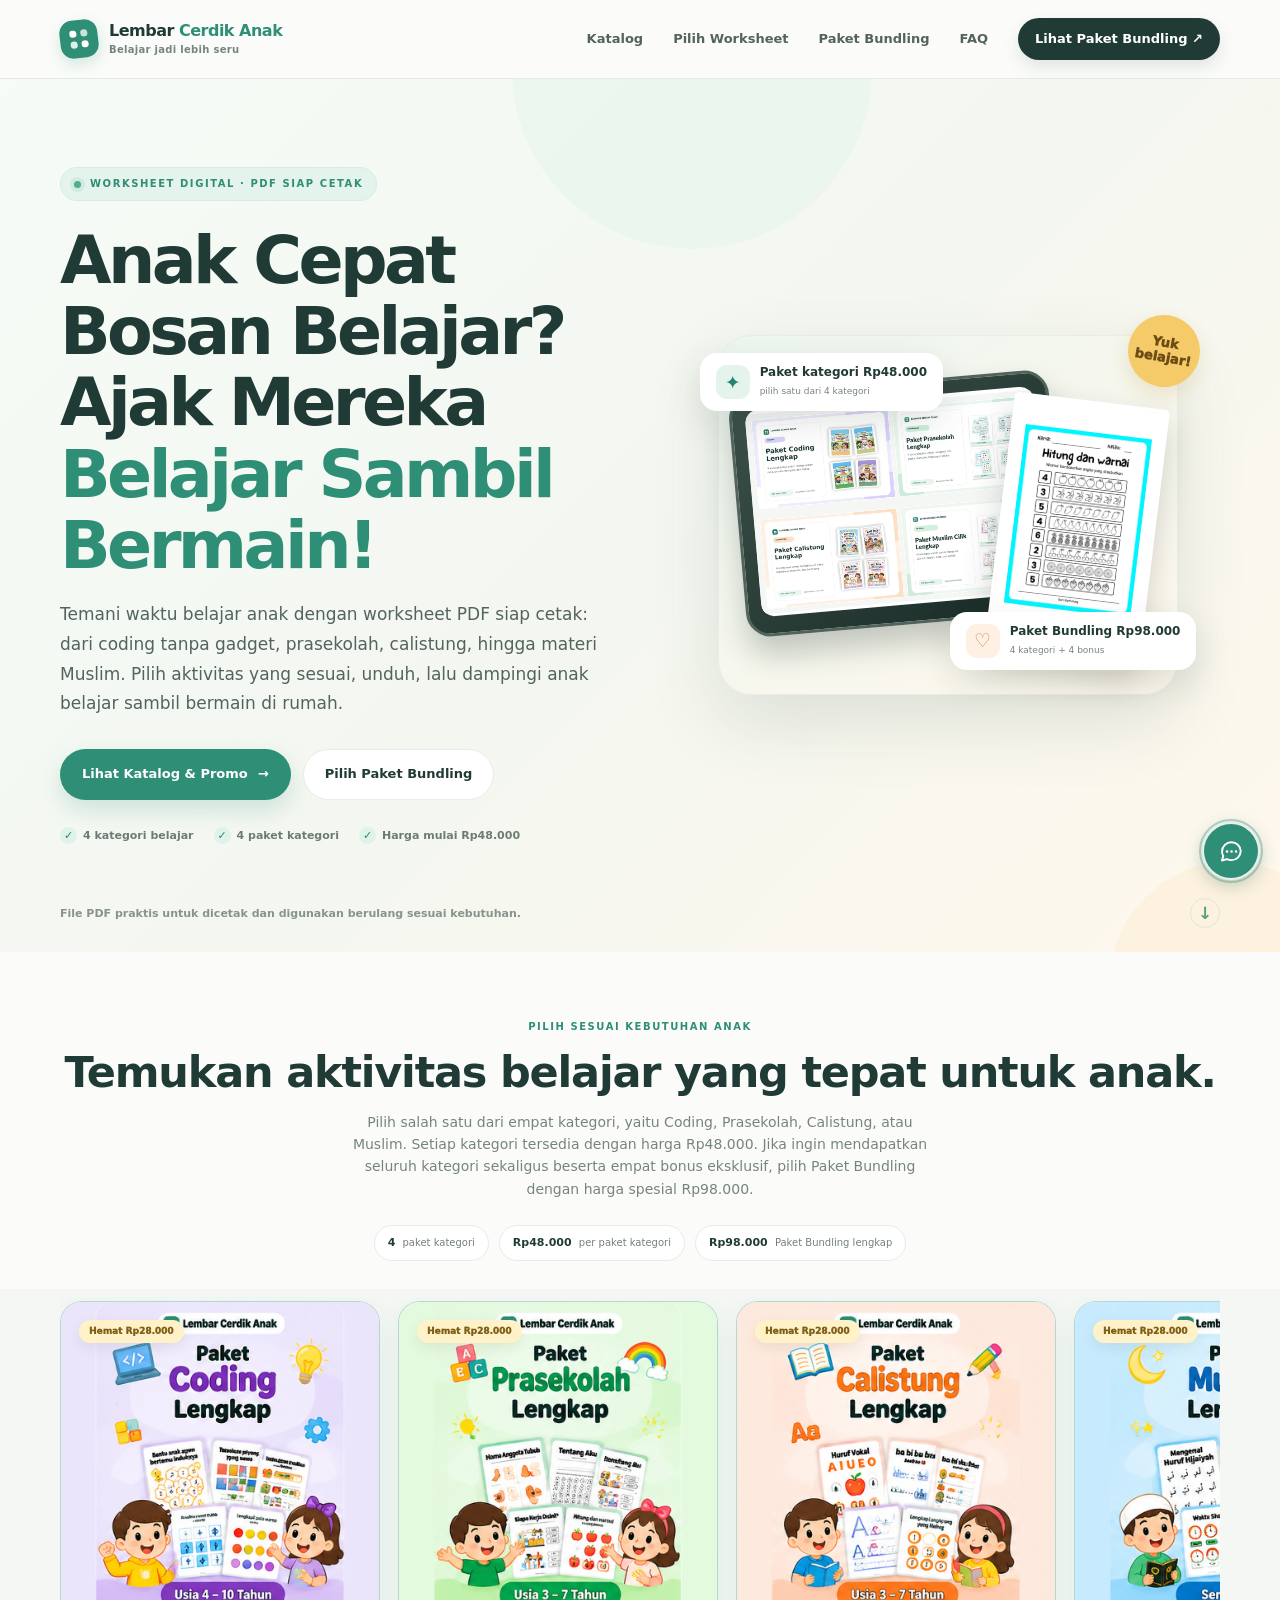
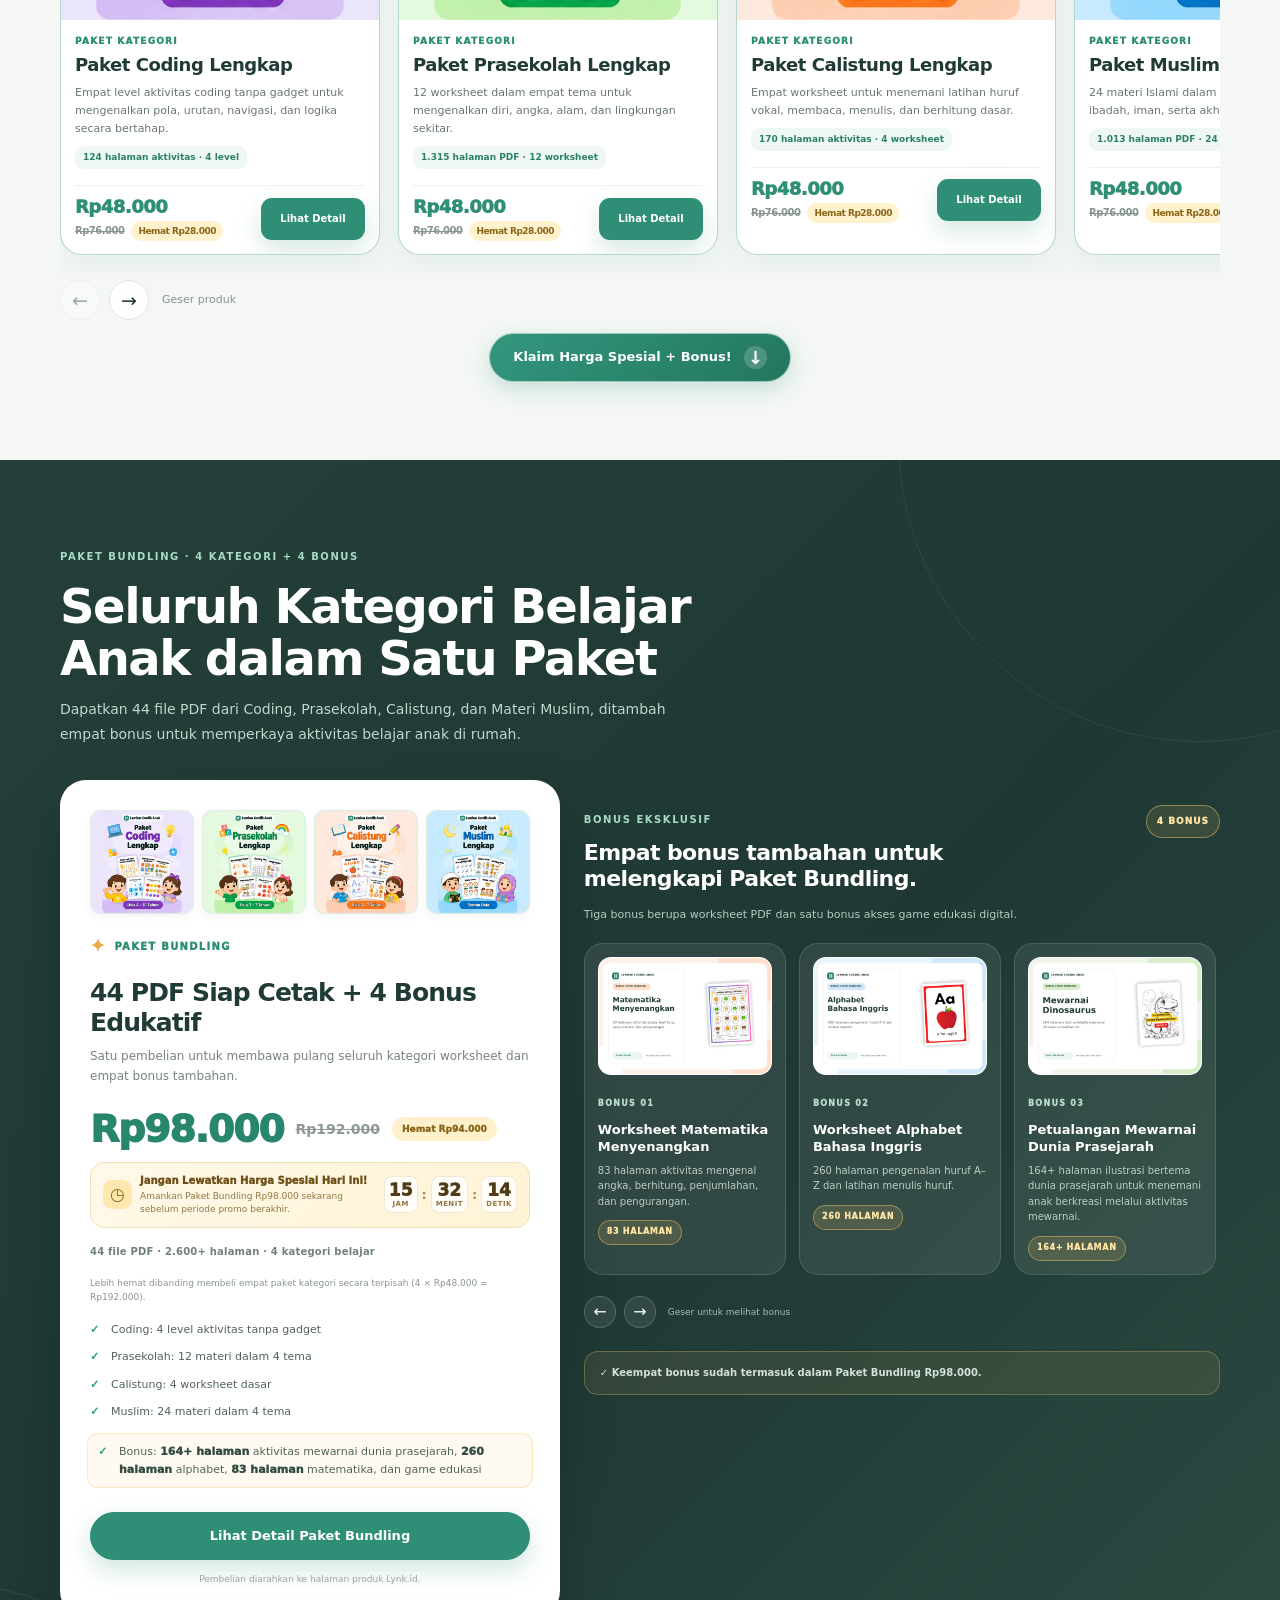
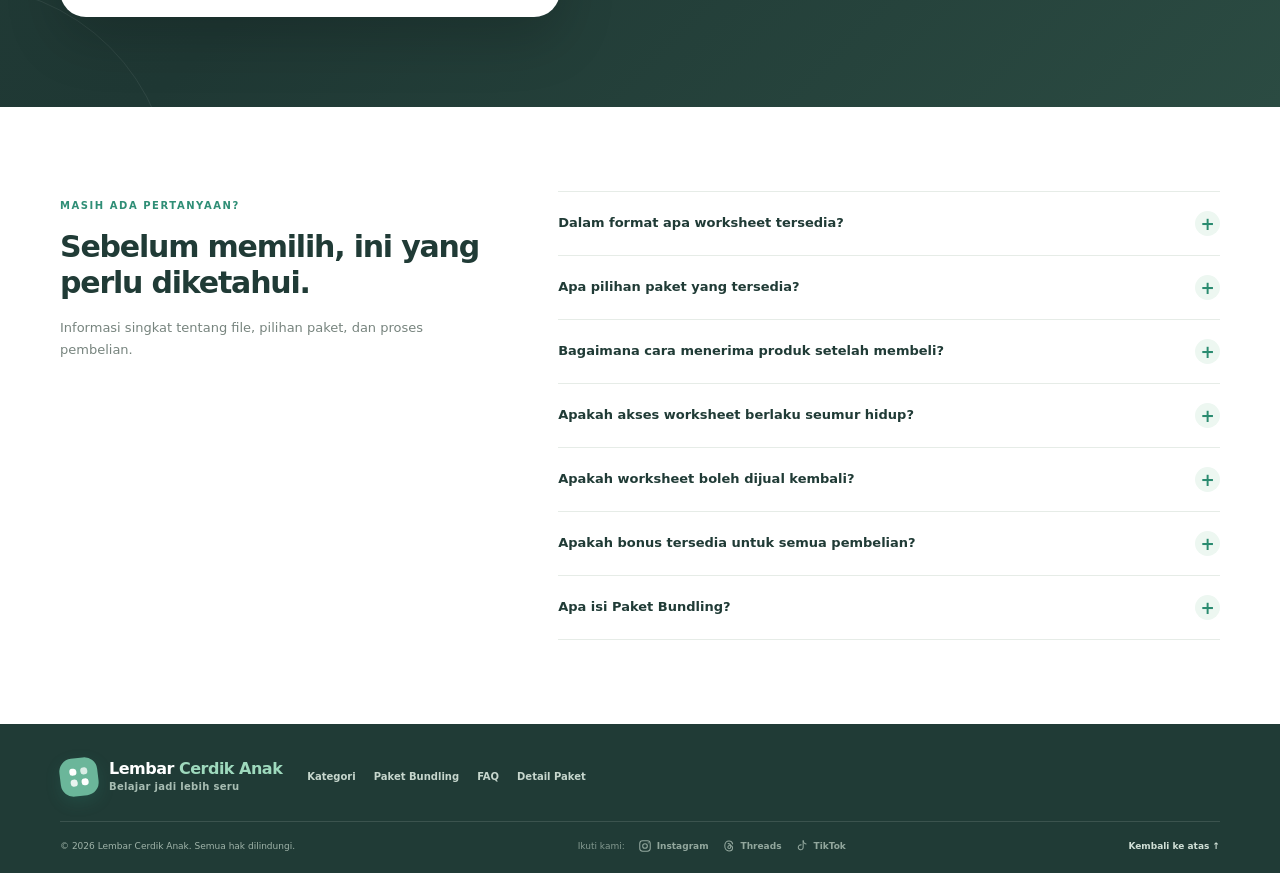
<file: index.html>
<!DOCTYPE html>

<html lang="id">
<head>
<meta charset="utf-8"/>
<meta content="width=device-width, initial-scale=1" name="viewport"/>
<meta content="Worksheet PDF siap cetak untuk anak: coding tanpa gadget, prasekolah, calistung, dan materi Muslim. Pilih paket kategori Rp48.000 atau Paket Bundling lengkap Rp98.000." name="description"/>
<meta content="#f7faf7" name="theme-color"/>
<title>Lembar Cerdik Anak | Worksheet PDF Edukatif untuk Anak</title>
<link rel="icon" type="image/svg+xml" href="favicon.svg"/>
<link href="styles.css" rel="stylesheet"/>
</head>
<body>
<a class="skip-link" href="#konten">Lewati ke konten</a>
<header class="site-header">
<div class="container header-inner">
<a aria-label="Lembar Cerdik Anak, beranda" class="brand" href="#home">
<span aria-hidden="true" class="brand-mark"><span></span><span></span><span></span><span></span></span>
<span class="brand-name">Lembar <strong>Cerdik Anak</strong><small>Belajar jadi lebih seru</small></span>
</a>
<button aria-controls="main-nav" aria-expanded="false" aria-label="Buka menu" class="menu-toggle" type="button">
<span></span><span></span><span></span>
</button>
<nav class="main-nav" id="main-nav"><a href="#kategori">Katalog</a><a href="#kategori">Pilih Worksheet</a><a href="#paket-bundling">Paket Bundling</a><a href="#faq">FAQ</a><a class="nav-cta" href="#paket-bundling">Lihat Paket Bundling <span aria-hidden="true">↗</span></a></nav>
</div>
</header>
<main id="konten">
<section class="hero" id="home">
<div class="hero-shape hero-shape-one"></div>
<div class="hero-shape hero-shape-two"></div>
<div class="container hero-grid">
<div class="hero-copy">
<span class="hero-label"><span class="label-dot"></span> WORKSHEET DIGITAL · PDF SIAP CETAK</span>
<h1>Anak Cepat Bosan Belajar? Ajak Mereka <em>Belajar Sambil Bermain!</em></h1>
<p class="hero-lead">Temani waktu belajar anak dengan worksheet PDF siap cetak: dari coding tanpa gadget, prasekolah, calistung, hingga materi Muslim. Pilih aktivitas yang sesuai, unduh, lalu dampingi anak belajar sambil bermain di rumah.</p>
<div class="hero-actions"><a class="button button-primary" href="#kategori">Lihat Katalog &amp; Promo <span aria-hidden="true">→</span></a><a class="button button-quiet" href="#paket-bundling">Pilih Paket Bundling</a></div>
<div class="hero-points"><span><b>✓</b>4 kategori belajar</span><span><b>✓</b>4 paket kategori</span><span><b>✓</b>Harga mulai Rp48.000</span></div>
</div>
<div class="hero-art hero-mockup">
<div class="hero-image-frame hero-mockup-stage">
<div aria-label="Pratinjau worksheet digital pada layar tablet" class="mockup-tablet">
<span aria-hidden="true" class="tablet-camera"></span>
<div class="tablet-screen"><img alt="Pratinjau empat kategori worksheet PDF di layar tablet" fetchpriority="high" src="assets/hero-preview.jpg"/></div>
</div>
<div aria-label="Contoh worksheet berhitung yang dapat dicetak" class="mockup-print">
<img alt="Contoh worksheet menghitung dan mewarnai buah yang siap dicetak" loading="eager" src="assets/page-worksheet-mari-berhitung.jpg"/>
<span class="print-caption">LEMBAR SIAP CETAK</span>
</div>
</div>
<div class="floating-note note-top"><span class="note-icon">✦</span><span><strong>Paket kategori Rp48.000</strong><small>pilih satu dari 4 kategori</small></span></div>
<div class="floating-note note-bottom"><span class="note-icon note-icon-orange">♡</span><span><strong>Paket Bundling Rp98.000</strong><small>4 kategori + 4 bonus</small></span></div>
<div aria-hidden="true" class="hero-sticker">Yuk<br/>belajar!</div>
</div>
</div>
<div class="container hero-bottom">
<span>File PDF praktis untuk dicetak dan digunakan berulang sesuai kebutuhan.</span>
<a aria-label="Lihat kategori worksheet" href="#kategori">↓</a>
</div>
</section>

<section class="catalog-intro" id="kategori">
<div class="container">
<span class="eyebrow">PILIH SESUAI KEBUTUHAN ANAK</span>
<h2>Temukan aktivitas belajar yang tepat untuk anak.</h2>
<p>Pilih salah satu dari empat kategori, yaitu Coding, Prasekolah, Calistung, atau Muslim. Setiap kategori tersedia dengan harga Rp48.000. Jika ingin mendapatkan seluruh kategori sekaligus beserta empat bonus eksklusif, pilih Paket Bundling dengan harga spesial Rp98.000.</p>
<div class="catalog-facts">
<span><strong>4</strong> paket kategori</span>
<span><strong>Rp48.000</strong> per paket kategori</span>
<span><strong>Rp98.000</strong> Paket Bundling lengkap</span>
</div>
</div>
</section>
<section class="category-section catalog-grid-section" aria-label="Empat pilihan paket worksheet">
<div class="container">
<div class="catalog-product-grid product-track" id="category-slider" aria-label="Pilihan paket worksheet" tabindex="0">
<article aria-label="Lihat detail Paket Coding Lengkap" class="product-card bundle-card" data-detail-url="detail.html?product=coding-bundle" data-product-id="coding-bundle" id="coding" role="link" tabindex="0">
<div class="product-image-wrap">
<img alt="Sampul Paket Coding Lengkap dengan empat level worksheet" loading="lazy" src="assets/cover-coding-bundle.webp"/>
<span class="card-badge">Hemat Rp28.000</span>
</div>
<div class="product-content">
<span class="product-kicker">PAKET KATEGORI</span>
<h3>Paket Coding Lengkap</h3>
<p class="product-description">Empat level aktivitas coding tanpa gadget untuk mengenalkan pola, urutan, navigasi, dan logika secara bertahap.</p>
<p class="product-count">124 halaman aktivitas · 4 level</p>
<div class="product-buy-row">
<div class="product-price"><span class="product-price-current">Rp48.000</span><span class="product-price-meta"><s class="product-price-old">Rp76.000</s><small class="product-price-saving">Hemat Rp28.000</small></span></div>
<a class="button button-small button-primary" href="detail.html?product=coding-bundle" target="_self">Lihat Detail</a>
</div>
</div>
</article>
<article aria-label="Lihat detail Paket Prasekolah Lengkap" class="product-card bundle-card" data-detail-url="detail.html?product=preschool-bundle" data-product-id="preschool-bundle" id="prasekolah" role="link" tabindex="0">
<div class="product-image-wrap">
<img alt="Sampul Paket Prasekolah Lengkap" loading="lazy" src="assets/cover-preschool-bundle.webp"/>
<span class="card-badge">Hemat Rp28.000</span>
</div>
<div class="product-content">
<span class="product-kicker">PAKET KATEGORI</span>
<h3>Paket Prasekolah Lengkap</h3>
<p class="product-description">12 worksheet dalam empat tema untuk mengenalkan diri, angka, alam, dan lingkungan sekitar.</p>
<p class="product-count">1.315 halaman PDF · 12 worksheet</p>
<div class="product-buy-row">
<div class="product-price"><span class="product-price-current">Rp48.000</span><span class="product-price-meta"><s class="product-price-old">Rp76.000</s><small class="product-price-saving">Hemat Rp28.000</small></span></div>
<a class="button button-small button-primary" href="detail.html?product=preschool-bundle" target="_self">Lihat Detail</a>
</div>
</div>
</article>
<article aria-label="Lihat detail Paket Calistung Lengkap" class="product-card bundle-card" data-detail-url="detail.html?product=calistung-bundle" data-product-id="calistung-bundle" id="calistung" role="link" tabindex="0">
<div class="product-image-wrap">
<img alt="Sampul Paket Calistung Lengkap dengan empat worksheet" loading="lazy" src="assets/cover-calistung-bundle.webp"/>
<span class="card-badge">Hemat Rp28.000</span>
</div>
<div class="product-content">
<span class="product-kicker">PAKET KATEGORI</span>
<h3>Paket Calistung Lengkap</h3>
<p class="product-description">Empat worksheet untuk menemani latihan huruf vokal, membaca, menulis, dan berhitung dasar.</p>
<p class="product-count">170 halaman aktivitas · 4 worksheet</p>
<div class="product-buy-row">
<div class="product-price"><span class="product-price-current">Rp48.000</span><span class="product-price-meta"><s class="product-price-old">Rp76.000</s><small class="product-price-saving">Hemat Rp28.000</small></span></div>
<a class="button button-small button-primary" href="detail.html?product=calistung-bundle" target="_self">Lihat Detail</a>
</div>
</div>
</article>
<article aria-label="Lihat detail Paket Muslim Cilik Lengkap" class="product-card bundle-card" data-detail-url="detail.html?product=muslim-bundle" data-product-id="muslim-bundle" id="muslim" role="link" tabindex="0">
<div class="product-image-wrap">
<img alt="Sampul Paket Muslim Cilik Lengkap" loading="lazy" src="assets/cover-muslim-bundle.webp"/>
<span class="card-badge">Hemat Rp28.000</span>
</div>
<div class="product-content">
<span class="product-kicker">PAKET KATEGORI</span>
<h3>Paket Muslim Cilik Lengkap</h3>
<p class="product-description">24 materi Islami dalam empat kelompok: Qur’ani, ibadah, iman, serta akhlak dan keseharian.</p>
<p class="product-count">1.013 halaman PDF · 24 materi</p>
<div class="product-buy-row">
<div class="product-price"><span class="product-price-current">Rp48.000</span><span class="product-price-meta"><s class="product-price-old">Rp76.000</s><small class="product-price-saving">Hemat Rp28.000</small></span></div>
<a class="button button-small button-primary" href="detail.html?product=muslim-bundle" target="_self">Lihat Detail</a>
</div>
</div>
</article>
</div>
<div class="category-slider-controls" aria-label="Navigasi pilihan produk">
<button aria-label="Produk sebelumnya" aria-controls="category-slider" class="slider-arrow" data-direction="prev" data-slider-target="category-slider" type="button">←</button>
<button aria-label="Produk berikutnya" aria-controls="category-slider" class="slider-arrow" data-direction="next" data-slider-target="category-slider" type="button">→</button>
<span>Geser produk</span>
</div>
<div class="catalog-promo-cta-wrap">
<a class="catalog-promo-cta" href="#paket-bundling">
  <span>Klaim Harga Spesial + Bonus!</span>
  <span class="catalog-promo-arrow" aria-hidden="true">↓</span>
</a>
</div>
</div>
</section>
<section class="super-section" id="paket-bundling">
<div class="container">
<div class="super-heading">
<span class="eyebrow eyebrow-light">PAKET BUNDLING · 4 KATEGORI + 4 BONUS</span>
<h2>Seluruh Kategori Belajar Anak dalam Satu Paket</h2>
<p>Dapatkan 44 file PDF dari Coding, Prasekolah, Calistung, dan Materi Muslim, ditambah empat bonus untuk memperkaya aktivitas belajar anak di rumah.</p>
</div>
<div class="super-grid">
<div class="super-offer-card">
<div class="super-bundle-covers" aria-label="Empat kategori dalam Paket Bundling">
  <img src="assets/cover-coding-bundle.webp" alt="Sampul Paket Coding Lengkap" loading="lazy"/>
  <img src="assets/cover-preschool-bundle.webp" alt="Sampul Paket Prasekolah Lengkap" loading="lazy"/>
  <img src="assets/cover-calistung-bundle.webp" alt="Sampul Paket Calistung Lengkap" loading="lazy"/>
  <img src="assets/cover-muslim-bundle.webp" alt="Sampul Paket Muslim Lengkap" loading="lazy"/>
</div>
<div class="offer-topline"><span class="offer-spark">✦</span> PAKET BUNDLING</div>
<h3>44 PDF Siap Cetak + 4 Bonus Edukatif</h3>
<p class="offer-subtitle">Satu pembelian untuk membawa pulang seluruh kategori worksheet dan empat bonus tambahan.</p>
<div class="offer-price-wrap"><span class="offer-price">Rp98.000</span><s class="offer-original-price">Rp192.000</s><span class="offer-saving">Hemat Rp94.000</span></div>
<div class="daily-promo-timer" data-daily-promo-countdown aria-label="Hitung mundur promo Paket Bundling">
<div class="daily-promo-info"><span aria-hidden="true" class="daily-promo-icon">◷</span><span><strong>Jangan Lewatkan Harga Spesial Hari Ini!</strong><small>Amankan Paket Bundling Rp98.000 sekarang sebelum periode promo berakhir.</small></span></div>
<div class="daily-promo-clock" role="timer" aria-label="Waktu tersisa untuk promo hari ini">
<span><b data-promo-hours>00</b><small>JAM</small></span><i>:</i><span><b data-promo-minutes>00</b><small>MENIT</small></span><i>:</i><span><b data-promo-seconds>00</b><small>DETIK</small></span>
</div>
</div>
<p class="offer-inventory">44 file PDF · 2.600+ halaman · 4 kategori belajar</p>
<p class="offer-footnote">Lebih hemat dibanding membeli empat paket kategori secara terpisah (4 × Rp48.000 = Rp192.000).</p>
<ul class="offer-list">
<li><span>✓</span><span class="offer-list-text">Coding: 4 level aktivitas tanpa gadget</span></li>
<li><span>✓</span><span class="offer-list-text">Prasekolah: 12 materi dalam 4 tema</span></li>
<li><span>✓</span><span class="offer-list-text">Calistung: 4 worksheet dasar</span></li>
<li><span>✓</span><span class="offer-list-text">Muslim: 24 materi dalam 4 tema</span></li>
<li class="bonus-highlight"><span>✓</span><span class="offer-list-text">Bonus: <strong>164+ halaman</strong> aktivitas mewarnai dunia prasejarah, <strong>260 halaman</strong> alphabet, <strong>83 halaman</strong> matematika, dan game edukasi</span></li>
</ul>
<a class="button button-primary button-full" href="detail.html?product=super-bundling" rel="noopener noreferrer" target="_self">Lihat Detail Paket Bundling</a>
<div class="offer-trust">Pembelian diarahkan ke halaman produk Lynk.id.</div>
</div>
<div class="bonus-area">
<div class="bonus-heading">
<div>
<span class="eyebrow eyebrow-light">BONUS EKSKLUSIF</span>
<h3>Empat bonus tambahan untuk melengkapi Paket Bundling.</h3>
</div>
<span class="bonus-count">4 BONUS</span>
</div>
<p class="bonus-intro">Tiga bonus berupa worksheet PDF dan satu bonus akses game edukasi digital.</p>
<div aria-label="Empat bonus Paket Bundling" class="bonus-track" id="bonus-slider" tabindex="0"><article class="bonus-card"><div class="bonus-image-wrap"><img alt="Sampul bonus Worksheet Matematika Menyenangkan" loading="lazy" src="assets/bonus-matematika.jpg"/></div><span class="bonus-label">BONUS 01</span><h4>Worksheet Matematika Menyenangkan</h4><p>83 halaman aktivitas mengenal angka, berhitung, penjumlahan, dan pengurangan.</p><span class="bonus-count-chip">83 HALAMAN</span></article><article class="bonus-card"><div class="bonus-image-wrap"><img alt="Sampul bonus Worksheet Alphabet Bahasa Inggris" loading="lazy" src="assets/bonus-alphabet.jpg"/></div><span class="bonus-label">BONUS 02</span><h4>Worksheet Alphabet Bahasa Inggris</h4><p>260 halaman pengenalan huruf A–Z dan latihan menulis huruf.</p><span class="bonus-count-chip">260 HALAMAN</span></article><article class="bonus-card"><div class="bonus-image-wrap"><img alt="Sampul bonus Worksheet Mewarnai Dinosaurus" loading="lazy" src="assets/bonus-dinosaurus.jpg"/></div><span class="bonus-label">BONUS 03</span><h4>Petualangan Mewarnai Dunia Prasejarah</h4><p>164+ halaman ilustrasi bertema dunia prasejarah untuk menemani anak berkreasi melalui aktivitas mewarnai.</p><span class="bonus-count-chip">164+ HALAMAN</span></article><article class="bonus-card"><div class="bonus-image-wrap"><img alt="Sampul bonus Game Edukasi Digital" loading="lazy" src="assets/bonus-game.jpg"/></div><span class="bonus-label">BONUS 04</span><h4>Akses Game Edukasi Digital</h4><p>Tambahan aktivitas belajar dalam format permainan digital.</p><span class="bonus-count-chip">AKSES DIGITAL</span><a class="text-link" href="https://www.digitalprodukno1seindonesia.my.id/game-edukasi" rel="noopener noreferrer" target="_blank">Lihat game edukasi ↗</a></article></div>
<div class="bonus-controls">
<button aria-label="Bonus sebelumnya" class="slider-arrow slider-arrow-light" data-direction="prev" data-slider-target="bonus-slider" type="button">←</button>
<button aria-label="Bonus berikutnya" class="slider-arrow slider-arrow-light" data-direction="next" data-slider-target="bonus-slider" type="button">→</button>
<span>Geser untuk melihat bonus</span>
</div>
<div class="urgency-note">✓ Keempat bonus sudah termasuk dalam Paket Bundling Rp98.000.</div>
</div>
</div>
</div>
</section>
<section class="faq-section" id="faq">
<div class="container faq-grid">
<div class="faq-intro">
<span class="eyebrow">MASIH ADA PERTANYAAN?</span>
<h2>Sebelum memilih, ini yang perlu diketahui.</h2>
<p>Informasi singkat tentang file, pilihan paket, dan proses pembelian.</p>
</div>
<div class="faq-list">
<details>
<summary>Dalam format apa worksheet tersedia?</summary>
<p>Produk worksheet tersedia dalam format PDF. Sampul dan contoh halaman ditampilkan pada setiap kartu agar Anda bisa melihat tema sebelum memilih.</p>
</details>
<details>
<summary>Apa pilihan paket yang tersedia?</summary>
<p>Tersedia empat paket kategori Coding, Prasekolah, Calistung, dan Muslim masing-masing seharga Rp48.000. Jika ingin mendapatkan seluruh kategori sekaligus beserta empat bonus, pilih Paket Bundling seharga Rp98.000.</p>
</details>
<details>
<summary>Bagaimana cara menerima produk setelah membeli?</summary>
<p>Klik tombol pembelian pada produk, selesaikan transaksi di halaman Lynk.id, lalu ikuti petunjuk pengiriman atau akses file yang tercantum di sana.</p>
</details>
<details>
<summary>Apakah akses worksheet berlaku seumur hidup?</summary>
<p>Ya. Cukup satu kali pembelian, tanpa biaya langganan atau pembayaran berulang. Setelah file diterima, simpan di perangkat Anda agar dapat dibuka dan digunakan kapan saja, berulang kali.</p>
</details>
<details>
<summary>Apakah worksheet boleh dijual kembali?</summary>
<p> Tidak. Worksheet ini merupakan hak milik Lembar Cerdik Anak dan hanya untuk penggunaan pribadi. Dilarang menjual kembali atau membagikannya tanpa izin.</p>
</details>
<details>
<summary>Apakah bonus tersedia untuk semua pembelian?</summary>
<p>Empat bonus—tiga worksheet PDF dan akses game edukasi digital termasuk dalam Paket Bundling Rp98.000.</p>
</details>
<details>
<summary>Apa isi Paket Bundling?</summary>
<p>Paket ini mencakup seluruh empat bundling kategori: Coding, Prasekolah, Calistung, dan Muslim, ditambah bonus matematika 83 halaman, alphabet Bahasa Inggris 260 halaman, aktivitas mewarnai dunia prasejarah 164+ halaman, serta akses game edukasi digital.</p>
</details>
</div>
</div>
</section>

</main>



<a class="lca-instagram-float"
   href="https://ig.me/m/lembarcerdikanak"
   target="_blank" rel="noopener noreferrer"
   aria-label="Chat dengan Lembar Cerdik Anak melalui Instagram DM"
   title="Chat Instagram">
  <svg class="lca-chat-svg" viewBox="0 0 24 24" aria-hidden="true">
    <path d="M20.2 11.6a8.2 8.2 0 0 1-8.4 8.1 8.8 8.8 0 0 1-3.8-.9L3.5 20l1.2-4a7.8 7.8 0 0 1-1.1-4.1A8.2 8.2 0 0 1 12 3.8a8.2 8.2 0 0 1 8.2 7.8Z"></path>
    <path d="M8 12h.1M12 12h.1M16 12h.1" stroke-width="2.2"></path>
  </svg>
</a>

<footer class="site-footer">
<div class="container footer-main">
<a class="brand brand-footer" href="#home">
<span aria-hidden="true" class="brand-mark"><span></span><span></span><span></span><span></span></span>
<span class="brand-name">Lembar <strong>Cerdik Anak</strong><small>Belajar jadi lebih seru</small></span>
</a>

<div class="footer-links"><a href="#kategori">Kategori</a><a href="#paket-bundling">Paket Bundling</a><a href="#faq">FAQ</a><a href="detail.html?product=super-bundling">Detail Paket</a></div>
</div>
<div class="container footer-bottom">
<span>© <span id="year"></span> Lembar Cerdik Anak. Semua hak dilindungi.</span>
<div class="lca-footer-social" aria-label="Ikuti Lembar Cerdik Anak">
  <span class="lca-footer-social-label">Ikuti kami:</span>
  <a href="https://www.instagram.com/lembarcerdikanak/" target="_blank" rel="noopener noreferrer" aria-label="Instagram Lembar Cerdik Anak">
    <svg viewBox="0 0 24 24" aria-hidden="true"><rect x="3" y="3" width="18" height="18" rx="5"></rect><circle cx="12" cy="12" r="4"></circle><circle class="lca-footer-dot" cx="17.5" cy="6.5" r="1"></circle></svg>
    <span>Instagram</span>
  </a>
  <a href="https://www.threads.net/@lembarcerdikanak" target="_blank" rel="noopener noreferrer" aria-label="Threads Lembar Cerdik Anak">
    <svg viewBox="0 0 24 24" aria-hidden="true"><path d="M18.2 8.4c-.8-3.2-3-4.9-6.2-4.9-4.5 0-7.2 3.1-7.2 8.2 0 5.1 2.7 8.8 7.2 8.8 3.7 0 6.1-2.1 6.1-5.1 0-2.5-1.7-4.1-4.5-4.1-2.2 0-3.6 1.1-3.6 2.8 0 1.3.9 2.2 2.3 2.2 1.7 0 2.7-1.3 2.7-3.2 0-3.2-1.8-5.4-4.5-5.4"></path></svg>
    <span>Threads</span>
  </a>
  <a href="https://www.tiktok.com/@lembarcerdikanak" target="_blank" rel="noopener noreferrer" aria-label="TikTok Lembar Cerdik Anak">
    <svg viewBox="0 0 24 24" aria-hidden="true"><path d="M14 3v11.2a4.2 4.2 0 1 1-3.5-4.1"></path><path d="M14 3c.5 3.2 2.2 5.1 5 5.5"></path></svg>
    <span>TikTok</span>
  </a>
</div>
<a href="#home">Kembali ke atas ↑</a>
</div>
</footer>
<script src="products.js"></script><script src="script.js"></script><script src="daily-promo.js"></script>
</body>
</html>
</file>
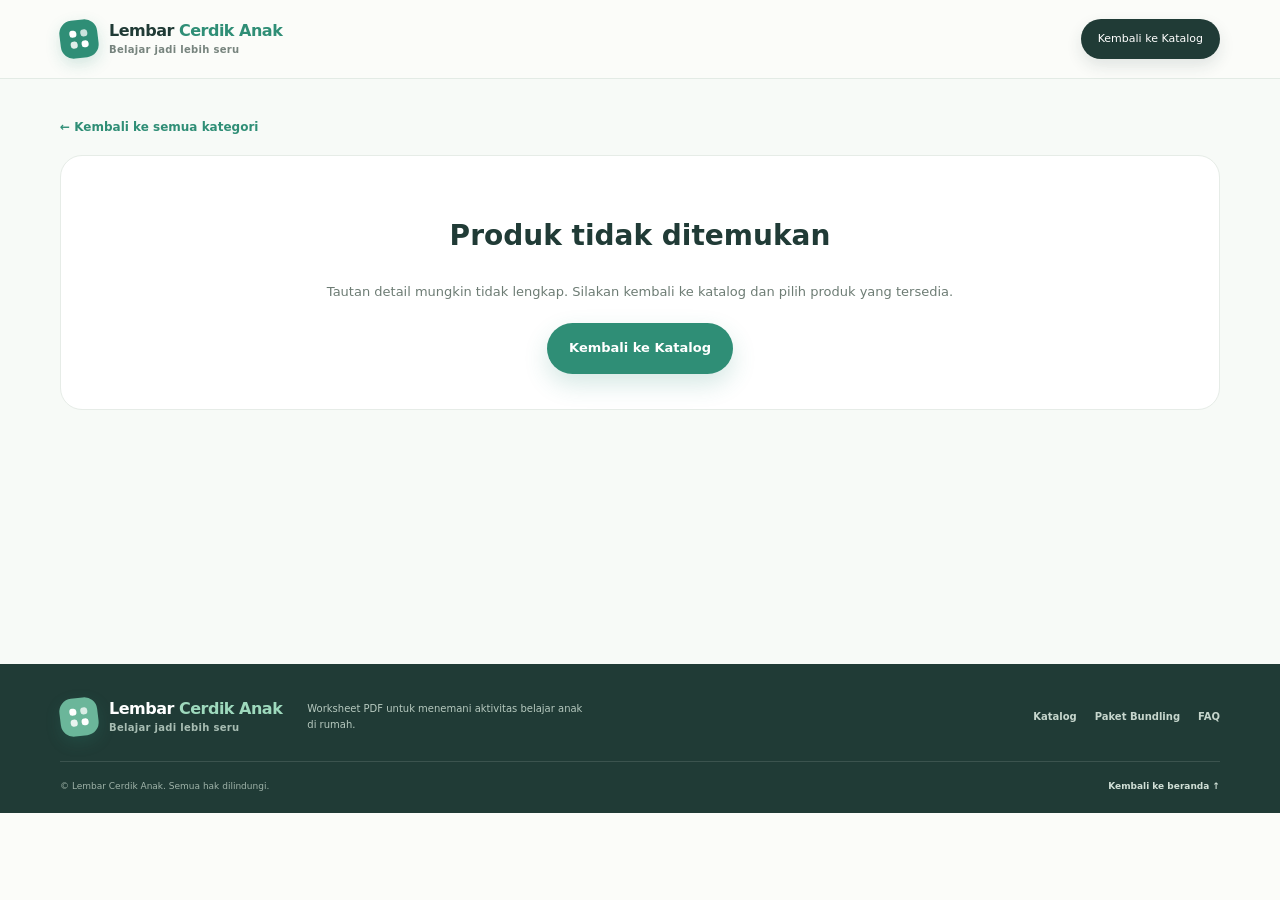
<file: detail.html>
<!DOCTYPE html>
<html lang="id">
<head>
  <meta charset="UTF-8">
  <meta name="viewport" content="width=device-width, initial-scale=1">
  <meta name="theme-color" content="#f7faf7">
  <meta name="description" content="Lihat detail isi worksheet PDF Lembar Cerdik Anak sebelum membeli.">
  <title>Detail Produk | Lembar Cerdik Anak</title>
  <link rel="icon" type="image/svg+xml" href="favicon.svg">
  <link rel="stylesheet" href="styles.css">
</head>
<body class="detail-page">
  <a class="skip-link" href="#detail-content">Lewati ke detail produk</a>
  <header class="site-header">
    <div class="container header-inner">
      <a aria-label="Lembar Cerdik Anak, beranda" class="brand" href="index.html#home">
        <span aria-hidden="true" class="brand-mark"><span></span><span></span><span></span><span></span></span>
        <span class="brand-name">Lembar <strong>Cerdik Anak</strong><small>Belajar jadi lebih seru</small></span>
      </a>
      <a class="nav-cta detail-back-top" href="index.html#kategori">Kembali ke Katalog</a>
    </div>
  </header>

  <main id="detail-content" class="detail-main">
    <div class="container">
      <a class="detail-back-link" href="index.html#kategori">← Kembali ke semua kategori</a>
      <div id="product-detail" aria-live="polite">
        <div class="detail-loading">Memuat detail produk...</div>
      </div>
    </div>
  </main>

  <footer class="site-footer">
    <div class="container footer-main">
      <a class="brand brand-footer" href="index.html#home">
        <span aria-hidden="true" class="brand-mark"><span></span><span></span><span></span><span></span></span>
        <span class="brand-name">Lembar <strong>Cerdik Anak</strong><small>Belajar jadi lebih seru</small></span>
      </a>
      <p>Worksheet PDF untuk menemani aktivitas belajar anak di rumah.</p>
      <div class="footer-links"><a href="index.html#kategori">Katalog</a><a href="index.html#paket-bundling">Paket Bundling</a><a href="index.html#faq">FAQ</a></div>
    </div>
    <div class="container footer-bottom">
      <span>© <span id="year"></span> Lembar Cerdik Anak. Semua hak dilindungi.</span>
      <a href="index.html#home">Kembali ke beranda ↑</a>
    </div>
  </footer>

  <script src="products.js"></script>
  <script src="detail.js"></script>
  <script src="daily-promo.js"></script>
</body>
</html>
</file>
<file: styles.css>
:root{
  --ink:#203b36;
  --ink-soft:#53645f;
  --muted:#77847e;
  --paper:#fbfcf9;
  --white:#fff;
  --line:#e6ece7;
  --mint:#dff3eb;
  --mint-deep:#2f8e76;
  --navy:#263e56;
  --lilac:#7771d8;
  --peach:#e99a6a;
  --yellow:#f0c45f;
  --shadow:0 18px 55px rgba(38,62,50,.09);
  --radius:24px;
  --container:1160px;
}
*{box-sizing:border-box}
html{scroll-behavior:smooth;scroll-padding-top:92px}
body{margin:0;background:var(--paper);color:var(--ink);font-family:Nunito,"Avenir Next",Avenir,"Segoe UI",system-ui,-apple-system,sans-serif;line-height:1.6}
img{max-width:100%;display:block}
a{color:inherit;text-decoration:none}
button{font:inherit}
.container{width:min(var(--container),calc(100% - 48px));margin-inline:auto}
.skip-link{position:absolute;left:-9999px;top:10px;background:#fff;padding:10px 16px;border-radius:10px;z-index:1000}
.skip-link:focus{left:10px}
.site-header{position:sticky;top:0;z-index:100;background:rgba(251,252,249,.92);backdrop-filter:blur(16px);border-bottom:1px solid rgba(224,233,226,.85)}
.header-inner{height:78px;display:flex;align-items:center;justify-content:space-between;gap:24px}
.brand{display:inline-flex;align-items:center;gap:11px;min-width:max-content}
.brand-mark{width:38px;height:38px;border-radius:13px;background:var(--mint-deep);display:grid;grid-template-columns:repeat(2,7px);grid-template-rows:repeat(2,7px);gap:4px;place-content:center;transform:rotate(-7deg);box-shadow:0 6px 16px rgba(47,142,118,.2)}
.brand-mark span{display:block;background:#fff;border-radius:3px}
.brand-mark span:nth-child(2){opacity:.75}.brand-mark span:nth-child(3){opacity:.85}
.brand-name{font-size:16px;font-weight:800;line-height:1.05;letter-spacing:-.5px}
.brand-name strong{color:var(--mint-deep)}
.brand-name small{display:block;color:var(--muted);font-size:10px;font-weight:700;letter-spacing:.3px;margin-top:5px}
.main-nav{display:flex;align-items:center;gap:30px;font-size:13px;font-weight:800;color:#53635d}
.main-nav>a:not(.nav-cta):hover{color:var(--mint-deep)}
.nav-cta{padding:11px 17px;background:var(--ink);color:#fff;border-radius:999px;box-shadow:0 7px 16px rgba(32,59,54,.12)}
.nav-cta:hover{background:var(--mint-deep)}
.menu-toggle{display:none;border:0;background:transparent;padding:8px}
.menu-toggle span{display:block;width:24px;height:2px;background:var(--ink);margin:5px;border-radius:4px}
.hero{position:relative;overflow:hidden;padding:78px 0 24px;background:linear-gradient(135deg,#f6fbf7 0%,#f4f7f0 54%,#fff8ed 100%)}
.hero-grid{display:grid;grid-template-columns:1.02fr .98fr;align-items:center;gap:50px;position:relative;z-index:1}
.hero-copy{padding:10px 0 28px}
.hero-label,.eyebrow{display:inline-flex;align-items:center;gap:9px;font-size:10px;letter-spacing:1.55px;font-weight:900;color:var(--mint-deep)}
.hero-label{padding:8px 13px;border-radius:999px;background:#e4f4ec;border:1px solid #d6eee3}
.label-dot{width:7px;height:7px;background:#4fae8c;border-radius:50%;box-shadow:0 0 0 4px rgba(79,174,140,.12)}
.hero h1{font-size:clamp(44px,5.2vw,68px);line-height:1.07;letter-spacing:-3.6px;margin:24px 0 19px;max-width:630px;font-weight:900}
.hero h1 em{font-style:normal;color:var(--mint-deep);position:relative}
.hero-lead{font-size:17px;line-height:1.75;color:var(--ink-soft);max-width:560px;margin:0}
.hero-actions{display:flex;align-items:center;gap:12px;flex-wrap:wrap;margin-top:30px}
.button{display:inline-flex;align-items:center;justify-content:center;gap:10px;padding:14px 21px;border-radius:999px;font-size:13px;font-weight:900;transition:transform .2s ease,box-shadow .2s ease,background .2s ease;border:1px solid transparent;cursor:pointer}
.button:hover{transform:translateY(-2px)}
.button-primary{background:var(--mint-deep);color:#fff;box-shadow:0 10px 24px rgba(47,142,118,.2)}
.button-primary:hover{background:#267a65;box-shadow:0 14px 28px rgba(47,142,118,.24)}
.button-quiet{background:#fff;color:var(--ink);border-color:#e6ece7}
.button-quiet:hover{box-shadow:var(--shadow)}
.hero-points{display:flex;flex-wrap:wrap;gap:12px 20px;margin-top:27px;color:#6c7b74;font-size:11px;font-weight:800}
.hero-points span{display:inline-flex;align-items:center;gap:6px}
.hero-points b{width:17px;height:17px;display:inline-grid;place-items:center;border-radius:50%;background:#dff3eb;color:#27866d;font-size:11px}
.hero-art{position:relative;max-width:590px;margin:auto}
.hero-image-frame{background:#fff;padding:13px;border-radius:34px;box-shadow:0 28px 70px rgba(44,74,61,.13);transform:rotate(2deg);border:1px solid rgba(255,255,255,.8)}
.hero-image-frame img{width:100%;border-radius:24px;aspect-ratio:1.28;object-fit:cover}
.hero-mockup-stage{position:relative;aspect-ratio:1.28;min-height:360px;padding:0;overflow:visible;transform:none;background:linear-gradient(145deg,#edf6ef 0%,#fff8ed 100%);border:1px solid #e5eee7;border-radius:34px;box-shadow:0 28px 70px rgba(44,74,61,.13)}
.mockup-tablet{position:absolute;z-index:1;left:4%;top:13%;width:70%;height:68%;padding:13px 13px 17px;background:linear-gradient(145deg,#3d514b,#172a25);border:3px solid #52635d;border-radius:25px;box-shadow:0 18px 30px rgba(20,42,34,.24);transform:rotate(-5deg)}
.tablet-camera{position:absolute;left:50%;top:4px;width:5px;height:5px;border-radius:50%;background:#9baaa2;transform:translateX(-50%)}
.tablet-screen{height:100%;overflow:hidden;border-radius:13px;background:#fff;display:grid;place-items:center}
.tablet-screen img{width:100%;height:100%;object-fit:contain;border-radius:0;aspect-ratio:auto}
.mockup-print{position:absolute;z-index:2;right:5%;top:18%;width:34%;height:72%;padding:8px 8px 24px;background:#fff;border-radius:5px;box-shadow:0 15px 32px rgba(33,52,42,.2);transform:rotate(7deg)}
.mockup-print img{width:100%;height:100%;object-fit:contain;border-radius:0;aspect-ratio:auto}
.print-caption{position:absolute;bottom:6px;left:0;right:0;text-align:center;color:#728179;font-size:7px;font-weight:900;letter-spacing:1px}
.floating-note{position:absolute;display:flex;align-items:center;gap:10px;padding:12px 16px;border-radius:17px;background:#fff;box-shadow:0 13px 35px rgba(38,62,50,.13);z-index:2}
.note-top{top:5%;left:-38px}.note-bottom{bottom:7%;right:-34px}
.note-icon{width:34px;height:34px;display:grid;place-items:center;background:#e4f4ec;color:#26836b;border-radius:11px;font-size:19px}
.note-icon-orange{background:#fff0e4;color:#d88753}
.floating-note strong{display:block;font-size:12px;line-height:1.2}.floating-note small{display:block;color:var(--muted);font-size:9px;margin-top:4px}
.hero-sticker{position:absolute;right:-22px;top:-20px;z-index:3;width:72px;height:72px;display:grid;place-content:center;text-align:center;background:#f5ca68;color:#6b4c14;border-radius:50%;font-size:13px;line-height:1.15;font-weight:1000;transform:rotate(10deg);box-shadow:0 9px 20px rgba(185,139,47,.18)}
.hero-shape{position:absolute;border-radius:50%;pointer-events:none}.hero-shape-one{width:360px;height:360px;background:rgba(202,235,220,.22);top:-190px;left:40%}.hero-shape-two{width:240px;height:240px;background:rgba(249,218,174,.22);bottom:-150px;right:-70px}
.hero-bottom{display:flex;justify-content:space-between;align-items:center;padding-top:26px;color:#87938d;font-size:11px;font-weight:700}
.hero-bottom a{width:30px;height:30px;display:grid;place-items:center;border:1px solid #dce7df;border-radius:50%;font-size:17px;color:var(--mint-deep)}
.intro-strip{padding:70px 0 62px;background:#fff}
.intro-grid{display:grid;grid-template-columns:1.15fr repeat(3,1fr);gap:32px;align-items:start}
.intro-title h2,.catalog-intro h2,.faq-intro h2{font-size:30px;letter-spacing:-1.2px;line-height:1.2;margin:13px 0 0}
.benefit{padding-top:5px}
.benefit-icon{width:43px;height:43px;border-radius:14px;display:grid;place-items:center;font-size:20px;margin-bottom:15px}
.icon-mint{background:#e4f5ed;color:#318b72}.icon-lilac{background:#efedff;color:#706bd0}.icon-peach{background:#fff0e5;color:#d98a58}
.benefit h3{font-size:14px;margin:0 0 7px}.benefit p{font-size:12px;color:var(--muted);margin:0;line-height:1.7}
.catalog-intro{text-align:center;padding:83px 0 38px}
.catalog-intro h2{font-size:clamp(31px,4vw,43px);margin:12px 0}
.catalog-intro>div>p{max-width:580px;margin:0 auto;color:var(--muted);font-size:14px}
.catalog-facts{display:flex;justify-content:center;gap:10px;flex-wrap:wrap;margin-top:25px}
.catalog-facts span{padding:8px 13px;background:#fff;border:1px solid var(--line);border-radius:999px;font-size:10px;color:#748078}
.catalog-facts strong{color:var(--ink);font-size:11px;margin-right:4px}
.category-section{padding:58px 0 68px;overflow:hidden}
.theme-coding{background:#f4f3ff}.theme-preschool{background:#eef8f3}.theme-calistung{background:#fff5eb}.theme-muslim{background:#f0f7f2}
.category-heading{display:flex;justify-content:space-between;align-items:end;gap:24px;margin-bottom:27px}
.category-heading h2{font-size:clamp(29px,3.5vw,39px);letter-spacing:-1.5px;line-height:1.12;margin:10px 0 10px}
.category-heading p{margin:0;color:var(--ink-soft);font-size:13px;max-width:650px}
.age-note{display:inline-flex;margin-top:13px;font-size:10px;font-weight:800;color:#6e7d75;background:rgba(255,255,255,.7);padding:6px 11px;border-radius:999px}
.slider-controls{display:flex;gap:8px;flex-shrink:0}
.slider-arrow{width:42px;height:42px;border:1px solid rgba(39,69,58,.13);border-radius:50%;background:rgba(255,255,255,.85);color:var(--ink);font-size:20px;display:grid;place-items:center;cursor:pointer;transition:all .2s ease}
.slider-arrow:hover{background:var(--ink);color:#fff;transform:translateY(-2px)}
.product-track{display:flex;gap:18px;overflow-x:auto;scroll-snap-type:x mandatory;scroll-behavior:smooth;padding:3px 2px 17px;scrollbar-width:none}
.product-track::-webkit-scrollbar,.bonus-track::-webkit-scrollbar{display:none}
.product-card{flex:0 0 calc((100% - 36px)/3);min-width:270px;display:flex;flex-direction:column;overflow:hidden;background:#fff;border:1px solid rgba(45,73,60,.08);border-radius:22px;scroll-snap-align:start;box-shadow:0 8px 25px rgba(37,62,51,.045);transition:transform .22s ease,box-shadow .22s ease}
.product-card:hover{transform:translateY(-5px);box-shadow:0 17px 38px rgba(37,62,51,.1)}
.bundle-card{border:1.5px solid rgba(47,142,118,.35);box-shadow:0 11px 30px rgba(47,142,118,.08)}
.product-image-wrap{position:relative;background:#f8faf7;padding:12px;aspect-ratio:1.48;overflow:hidden}
.product-image-wrap img{width:100%;height:100%;object-fit:cover;border-radius:14px}
.card-badge{position:absolute;top:18px;left:18px;padding:6px 10px;background:#fff2c9;color:#805f16;border-radius:999px;font-size:9px;font-weight:1000;box-shadow:0 5px 13px rgba(75,64,27,.08)}
.product-content{padding:19px 19px 17px;display:flex;flex-direction:column;flex:1}
.product-kicker{font-size:9px;letter-spacing:1.2px;font-weight:1000;color:var(--mint-deep)}
.product-card h3{font-size:18px;letter-spacing:-.45px;line-height:1.25;margin:8px 0 9px}
.product-description{font-size:11px;line-height:1.65;color:#68776f;margin:0 0 10px;min-height:54px}
.product-includes{font-size:10px;line-height:1.6;color:#7b8881;margin:0 0 17px}
.product-includes strong{color:#465a51}
.product-buy-row{margin-top:auto;padding-top:14px;border-top:1px solid #edf1ed;display:flex;align-items:center;justify-content:space-between;gap:8px}
.product-price{font-size:18px;font-weight:1000;letter-spacing:-.5px;color:var(--ink);white-space:nowrap}
.button-small{padding:10px 13px;font-size:10px;white-space:nowrap}
.button-outline{border-color:#dce9e1;background:#fff;color:var(--mint-deep)}
.button-outline:hover{background:#e8f6ef}
.bundle-card .product-price{color:var(--mint-deep)}
.bundle-card .button-primary{font-size:10px}
.slider-hint{display:flex;align-items:center;gap:8px;color:#8a9690;font-size:10px;margin-top:4px}
.hint-dot{width:6px;height:6px;border-radius:50%;background:var(--mint-deep)}
.theme-coding .eyebrow,.theme-coding .product-kicker{color:#706bd0}
.theme-coding .hint-dot{background:#706bd0}
.theme-preschool .eyebrow,.theme-preschool .product-kicker{color:#2d8e73}
.theme-preschool .hint-dot{background:#2d8e73}
.theme-calistung .eyebrow,.theme-calistung .product-kicker{color:#d9844b}
.theme-calistung .hint-dot{background:#d9844b}
.theme-muslim .eyebrow,.theme-muslim .product-kicker{color:#32826c}
.theme-muslim .hint-dot{background:#32826c}
.super-section{padding:82px 0 90px;background:linear-gradient(135deg,#243f39 0%,#1f3834 55%,#2b4b42 100%);color:#fff;position:relative;overflow:hidden}
.super-section:before,.super-section:after{content:"";position:absolute;border:1px solid rgba(255,255,255,.07);border-radius:50%;pointer-events:none}
.super-section:before{width:600px;height:600px;right:-220px;top:-320px}.super-section:after{width:420px;height:420px;left:-250px;bottom:-300px}
.super-heading{max-width:750px;margin-bottom:34px;position:relative;z-index:1}
.eyebrow-light{color:#a8dbc6}
.super-heading h2{font-size:clamp(30px,4.2vw,48px);line-height:1.1;letter-spacing:-1.5px;margin:12px 0;max-width:780px;text-wrap:balance}
.super-heading p{color:#c5d5ce;font-size:14px;line-height:1.75;max-width:640px;margin:0}
.super-grid{display:grid;grid-template-columns:minmax(0,.88fr) minmax(0,1.12fr);gap:24px;position:relative;z-index:1;align-items:stretch}
.super-grid>*{min-width:0}
.super-offer-card{width:100%;min-width:0;padding:30px;background:#fff;color:var(--ink);border-radius:26px;box-shadow:0 22px 55px rgba(0,0,0,.18);display:flex;flex-direction:column}
.offer-topline{font-size:10px;font-weight:1000;letter-spacing:1.3px;color:#2d8d73;display:flex;align-items:center;gap:8px}
.offer-spark{font-size:18px;color:#e4ae45}
.super-offer-card h3{font-size:25px;line-height:1.2;letter-spacing:-.9px;margin:17px 0 9px}
.offer-subtitle{font-size:12px;color:var(--muted);margin:0;line-height:1.65}
.offer-price-wrap{display:flex;align-items:center;gap:10px;flex-wrap:wrap;min-width:0;margin:21px 0 0}
.offer-price{display:inline-block;font-size:clamp(30px,3vw,38px);font-weight:1000;letter-spacing:-1.2px;color:#27866d;line-height:1.12;white-space:nowrap;text-decoration:none}
.offer-saving{display:inline-flex;align-items:center;max-width:100%;background:#fff1cb;color:#8a6518;padding:6px 10px;border-radius:999px;font-size:9px;font-weight:1000;line-height:1.35;white-space:normal;text-decoration:none}
.offer-footnote{font-size:9px;color:#8a958f;margin:8px 0 16px}
.offer-list{list-style:none;padding:0;margin:0 0 22px;display:grid;gap:10px}
.offer-list li{display:flex;gap:9px;align-items:flex-start;min-width:0;font-size:11px;color:#52635a}
.offer-list li span{color:#2d9679;font-weight:1000}
.button-white{background:#fff;color:#23433a;border-color:#fff}
.button-white:hover{background:#eaf6ef;box-shadow:0 9px 20px rgba(255,255,255,.1)}
.button-full{width:100%;min-width:0;margin-top:auto;white-space:normal;text-align:center;line-height:1.4;overflow-wrap:anywhere}
.offer-trust{text-align:center;font-size:9px;color:#98a69f;margin-top:12px}
.bonus-area{width:100%;min-width:0;padding:25px 0 15px}
.bonus-heading{display:flex;align-items:flex-start;justify-content:space-between;gap:15px;min-width:0}
.bonus-heading>div{min-width:0}
.bonus-heading h3{font-size:22px;line-height:1.2;letter-spacing:-.6px;margin:9px 0 0;max-width:410px}
.bonus-count{font-size:9px;letter-spacing:1px;font-weight:1000;color:#d9eddf;border:1px solid rgba(217,237,223,.25);padding:8px 10px;border-radius:999px;white-space:nowrap}
.bonus-intro{font-size:11px;color:#b8cbc1;margin:13px 0 18px}
.bonus-track{display:flex;width:100%;min-width:0;gap:13px;overflow-x:auto;overscroll-behavior-x:contain;scroll-snap-type:x mandatory;scroll-behavior:smooth;padding:2px 2px 12px;scrollbar-width:none}
.bonus-card{flex:0 0 calc((100% - 26px)/3);min-width:0;background:rgba(255,255,255,.08);border:1px solid rgba(255,255,255,.13);border-radius:19px;padding:13px;scroll-snap-align:start;overflow-wrap:anywhere}
.bonus-art{height:118px;border-radius:13px;display:grid;place-items:center;position:relative;margin-bottom:13px;overflow:hidden}
.bonus-art span{font-size:35px;font-weight:1000;color:#30443a}
.bonus-art i{position:absolute;right:10px;top:8px;font-size:10px;font-style:normal;font-weight:1000;background:rgba(255,255,255,.65);padding:5px 8px;border-radius:50%}
.bonus-art-yellow{background:#f7d983}.bonus-art-blue{background:#b8ddec}.bonus-art-green{background:#bde3c7}.bonus-art-purple{background:#d2c9f1}
.bonus-label{font-size:8px;letter-spacing:1.3px;font-weight:1000;color:#b6ddca}
.bonus-card h4{font-size:13px;line-height:1.35;margin:7px 0;overflow-wrap:anywhere}
.bonus-card p{font-size:10px;line-height:1.55;color:#bdcec5;margin:0}
.text-link{display:inline-block;font-size:10px;color:#d8efdf;font-weight:900;margin-top:12px;text-decoration:underline;text-underline-offset:3px}
.bonus-controls{display:flex;align-items:center;gap:8px;margin-top:9px}
.slider-arrow-light{width:32px;height:32px;background:rgba(255,255,255,.08);color:#fff;border-color:rgba(255,255,255,.18);font-size:16px}
.slider-arrow-light:hover{background:#fff;color:var(--ink)}
.bonus-controls>span{font-size:9px;color:#a9bdb2;margin-left:4px}
.urgency-note{margin-top:23px;padding:13px 15px;border-radius:14px;background:rgba(255,255,255,.07);border:1px solid rgba(255,255,255,.1);color:#d3e1d8;font-size:10px;display:flex;gap:9px;align-items:center}
.urgency-note span{color:#f3c968;font-size:16px}
.faq-section{padding:84px 0;background:#fff}
.faq-grid{display:grid;grid-template-columns:.78fr 1.22fr;gap:75px;align-items:start}
.faq-intro p{color:var(--muted);font-size:13px;line-height:1.7;margin-top:16px}
.faq-list{border-top:1px solid var(--line)}
.faq-list details{border-bottom:1px solid var(--line);padding:19px 0}
.faq-list summary{font-size:13px;font-weight:900;cursor:pointer;list-style:none;display:flex;align-items:center;justify-content:space-between;gap:20px}
.faq-list summary::-webkit-details-marker{display:none}
.faq-list summary:after{content:"+";width:25px;height:25px;display:grid;place-items:center;border-radius:50%;background:#edf7f1;color:#2b8b70;font-size:17px;flex-shrink:0}
.faq-list details[open] summary:after{content:"−"}
.faq-list details p{font-size:12px;line-height:1.7;color:var(--muted);margin:12px 35px 0 0}
.final-cta{padding:55px 0;background:#2c8a71;color:#fff}
.final-cta-inner{display:flex;align-items:center;justify-content:space-between;gap:35px}
.final-cta h2{font-size:clamp(28px,3.4vw,39px);line-height:1.12;letter-spacing:-1.2px;max-width:600px;margin:10px 0}
.final-cta p{font-size:12px;color:#d8eee4;margin:0}
.final-cta-actions{display:flex;gap:10px;flex-wrap:wrap;flex-shrink:0}
.button-ghost-light{color:#fff;border-color:rgba(255,255,255,.45);background:transparent}
.button-ghost-light:hover{background:rgba(255,255,255,.12)}
.site-footer{background:#203b36;color:#fff;padding:34px 0 20px}
.footer-main{display:flex;align-items:center;gap:25px;padding-bottom:25px}
.brand-footer .brand-mark{background:#6bb69a}
.brand-footer .brand-name{color:#fff}.brand-footer .brand-name strong{color:#9ed9bd}.brand-footer .brand-name small{color:#a8bdb3}
.footer-main>p{font-size:10px;color:#b6c9bf;margin:0 auto 0 0;max-width:280px}
.footer-links{display:flex;gap:18px;font-size:10px;color:#c6d6cd;font-weight:800}
.footer-links a:hover,.footer-bottom a:hover{color:#a6dfc3}
.footer-bottom{border-top:1px solid rgba(255,255,255,.12);padding-top:17px;display:flex;justify-content:space-between;gap:20px;color:#9fb3a9;font-size:9px}
.footer-bottom a{color:#d0dfd6;font-weight:800}
@media (max-width:1050px){
  .main-nav{gap:18px}
  .hero-grid{gap:30px}
  .intro-grid{grid-template-columns:repeat(3,1fr)}
  .intro-title{grid-column:1/-1}
  .super-grid{grid-template-columns:minmax(0,1fr)}
  .super-offer-card{max-width:820px}
  .bonus-area{padding-top:8px}
  .bonus-card{flex-basis:calc((100% - 13px)/2);min-width:0}
}
@media (max-width:760px){
  html{scroll-padding-top:78px}
  .container{width:min(100% - 34px,var(--container))}
  .header-inner{height:70px}
  .menu-toggle{display:block;z-index:3}
  .main-nav{position:absolute;top:70px;left:0;right:0;display:none;flex-direction:column;align-items:stretch;gap:0;background:#fff;border-bottom:1px solid var(--line);padding:8px 22px 18px;box-shadow:0 15px 25px rgba(31,56,46,.08)}
  .main-nav.is-open{display:flex}
  .main-nav>a{padding:13px 4px;border-bottom:1px solid #f0f3ef}
  .main-nav .nav-cta{margin-top:10px;text-align:center;border:0;padding:13px}
  .hero{padding:50px 0 18px}
  .hero-grid{grid-template-columns:1fr;gap:34px}
  .hero-copy{padding:0}
  .hero h1{font-size:clamp(42px,10vw,58px);letter-spacing:-2.6px;margin:20px 0 15px}
  .hero-lead{font-size:14px}
  .hero-actions{margin-top:23px}
  .hero-points{gap:9px 13px;font-size:9px}
  .hero-art{width:calc(100% - 22px);max-width:520px;margin:0 auto 10px}
  .hero-image-frame{padding:9px;border-radius:25px}
  .hero-image-frame img{border-radius:18px}
  .hero-mockup-stage{padding:0;min-height:250px;border-radius:25px}
  .mockup-tablet{left:3%;top:15%;width:72%;height:65%;padding:8px 8px 12px;border-radius:17px}
  .tablet-screen{border-radius:9px}
  .mockup-print{right:4%;top:20%;width:35%;height:69%;padding:5px 5px 18px}
  .print-caption{font-size:5px;bottom:4px}
  .note-top{left:-13px;top:-15px}.note-bottom{right:-15px;bottom:-15px}
  .floating-note{padding:9px 11px;border-radius:13px}
  .floating-note small{font-size:8px}
  .floating-note strong{font-size:10px}
  .note-icon{width:28px;height:28px;font-size:15px}
  .hero-sticker{width:57px;height:57px;right:-13px;top:-20px;font-size:11px}
  .hero-bottom{font-size:9px;padding-top:24px}
  .intro-strip{padding:52px 0}
  .intro-grid{grid-template-columns:1fr 1fr;gap:25px 18px}
  .intro-title{grid-column:1/-1}
  .intro-title h2{font-size:26px}
  .benefit h3{font-size:12px}.benefit p{font-size:10px}
  .benefit-icon{width:38px;height:38px;margin-bottom:10px}
  .catalog-intro{padding:60px 0 28px}
  .catalog-intro h2{font-size:31px}
  .catalog-intro>div>p{font-size:12px}
  .catalog-facts{gap:7px}
  .catalog-facts span{font-size:9px;padding:7px 10px}
  .category-section{padding:45px 0 53px}
  .category-heading{align-items:end;margin-bottom:18px}
  .category-heading h2{font-size:30px}
  .category-heading p{font-size:11px;max-width:450px}
  .slider-controls{gap:5px}
  .slider-arrow{width:35px;height:35px;font-size:17px}
  .product-card{flex-basis:min(82%,330px);min-width:260px}
  .product-image-wrap{aspect-ratio:1.48}
  .product-content{padding:16px}
  .product-card h3{font-size:17px}
  .product-description{min-height:0}
  .slider-hint{font-size:9px}
  .super-section{padding:60px 0}
  .super-heading h2{font-size:clamp(29px,8vw,36px);letter-spacing:-1.1px;line-height:1.12}
  .super-heading p{font-size:12px}
  .super-grid{grid-template-columns:minmax(0,1fr);gap:25px}
  .super-offer-card{width:100%;max-width:none;padding:22px 20px}
  .super-offer-card h3{font-size:22px}
  .offer-price{font-size:clamp(30px,8vw,35px)}
  .offer-footnote{font-size:10px;line-height:1.5}
  .offer-list li{font-size:11px}
  .button-full{font-size:12px;padding:13px 15px}
  .bonus-area{padding:0}
  .bonus-heading{align-items:flex-start}
  .bonus-heading h3{font-size:20px}
  .bonus-card{flex:0 0 82%;min-width:0;max-width:320px}
  .faq-section{padding:60px 0}
  .faq-grid{grid-template-columns:1fr;gap:25px}
  .faq-intro h2{font-size:28px}
  .final-cta{padding:42px 0}
  .final-cta-inner{align-items:flex-start;flex-direction:column;gap:20px}
  .final-cta h2{font-size:30px}
  .footer-main{align-items:flex-start;flex-wrap:wrap;gap:18px}
  .footer-main>p{order:3;flex-basis:100%;max-width:none}
  .footer-links{margin-left:auto;flex-wrap:wrap}
}
@media (max-width:420px){
  .brand-name{font-size:14px}
  .brand-mark{width:34px;height:34px}
  .hero h1{font-size:41px}
  .hero-actions .button{width:100%}
  .hero-points{display:grid;grid-template-columns:1fr 1fr}
  .category-heading{align-items:flex-start}
  .category-heading .slider-controls{padding-top:25px}
  .category-heading h2{font-size:27px}
  .product-card{flex-basis:88%}
  .intro-grid{gap:22px 14px}
  .footer-links{gap:10px}
  .super-section{padding:48px 0}
  .super-offer-card{padding:19px 17px;border-radius:21px}
  .offer-price-wrap{gap:8px}
  .offer-saving{font-size:8px;padding:6px 8px}
  .bonus-heading{gap:8px}
  .bonus-count{font-size:8px;padding:7px 8px}
  .bonus-card{flex-basis:86%;padding:11px}
  .bonus-image-wrap{height:145px}
  .urgency-note{align-items:flex-start;font-size:9px;line-height:1.5}
  .footer-bottom{font-size:8px}
}
@media (prefers-reduced-motion:reduce){
  *,*::before,*::after{scroll-behavior:auto!important;transition:none!important;animation:none!important}
}


/* Revisi copywriting dan area bukti sosial */
.step-number{
  font-size:12px!important;
  font-weight:1000;
  letter-spacing:.3px;
  background:#e4f5ed;
  color:#2f8e76;
}
.bonus-image-wrap{
  height:118px;
  border-radius:13px;
  overflow:hidden;
  margin-bottom:13px;
  background:#fff;
  border:1px solid rgba(255,255,255,.18);
}
.bonus-image-wrap img{
  width:100%;
  height:100%;
  object-fit:cover;
  display:block;
}
.bonus-count-chip{
  display:inline-flex;
  align-items:center;
  margin-top:11px;
  border:1px solid rgba(222,240,228,.2);
  background:rgba(255,255,255,.08);
  color:#d8eee0;
  border-radius:999px;
  padding:5px 8px;
  font-size:8px;
  letter-spacing:.7px;
  font-weight:1000;
}
.bonus-card .text-link{display:inline-block}
.offer-list li{line-height:1.55}
.offer-list li span{flex-shrink:0}
.urgency-note{font-weight:800}
@media (max-width:760px){
  .bonus-image-wrap{height:135px}
}

/* Paket Bundling: responsive cards and clean price presentation */
.super-section .super-heading h2,
.super-section .offer-price,
.super-section .offer-saving{ text-decoration: none !important; }
.super-section .super-offer-card,
.super-section .bonus-area,
.super-section .bonus-track,
.super-section .bonus-card{ box-sizing: border-box; }
@media (max-width: 1050px){
  .super-grid{grid-template-columns:minmax(0,1fr);}
  .super-offer-card{max-width:820px;}
  .bonus-area{padding-top:8px;}
  .bonus-card{flex-basis:calc((100% - 13px)/2);min-width:0;}
}
@media (max-width: 760px){
  .super-heading h2{font-size:clamp(29px,8vw,36px);line-height:1.12;letter-spacing:-1.1px;}
  .super-offer-card{max-width:none;padding:22px 20px;}
  .bonus-area{padding:0;}
  .bonus-card{flex:0 0 82%;max-width:320px;}
}
@media (max-width: 420px){
  .super-section{padding:48px 0;}
  .super-offer-card{padding:19px 17px;}
  .bonus-card{flex-basis:86%;padding:11px;}
}

/* ===== Responsive catalogue and clear package pricing ===== */
.product-card{
  min-width:0;
  position:relative;
  cursor:pointer;
  overflow:hidden;
}
.product-card:focus-visible{
  outline:3px solid #2f8e76;
  outline-offset:4px;
}
.product-content,
.product-buy-row,
.product-description,
.product-includes{min-width:0}
.product-includes{overflow-wrap:anywhere}
.product-count{
  display:inline-flex;
  align-self:flex-start;
  max-width:100%;
  margin:0 0 14px;
  padding:6px 9px;
  border-radius:9px;
  background:#eff7f2;
  color:#2b8069;
  font-size:9px;
  line-height:1.45;
  font-weight:900;
  overflow-wrap:anywhere;
}
.product-price{
  display:flex;
  flex-direction:column;
  align-items:flex-start;
  gap:2px;
  min-width:0;
  white-space:normal;
}
.product-price-current{font-size:18px;line-height:1.2;white-space:nowrap}
.product-price-meta{display:flex;align-items:center;gap:7px;flex-wrap:wrap}
.product-price-old{font-size:10px;color:#89958f;font-weight:700}
.product-price-saving{font-size:9px;color:#8a6518;background:#fff2cc;border-radius:999px;padding:3px 7px;font-weight:900}
.product-buy-row{align-items:center;flex-wrap:wrap}
.product-buy-row .button{margin-left:auto;max-width:100%;white-space:normal;line-height:1.3;text-align:center}
.bundle-card .product-price-current{color:var(--mint-deep)}
.card-badge{max-width:calc(100% - 36px);white-space:normal;line-height:1.25}
.offer-price-wrap{align-items:center;gap:8px 12px}
.offer-original-price{font-size:14px;color:#8d9992;font-weight:800;white-space:nowrap}
.offer-inventory{margin:2px 0 8px;color:#728178;font-size:10px;font-weight:900;letter-spacing:.2px}
.offer-price{white-space:nowrap}

/* The floating price notes remain clear and never sit underneath decorative pencils. */
.hero-mockup-stage{overflow:visible;isolation:isolate}
.floating-note{max-width:calc(100% - 12px);min-width:0}
.floating-note>span:last-child{min-width:0}
.floating-note strong,.floating-note small{overflow-wrap:anywhere}
.note-top{left:-18px}
.note-bottom{right:-18px}
.mockup-print{z-index:2}
.hero-sticker{z-index:4}

/* ===== Product detail page ===== */
.detail-main{padding:34px 0 84px;background:#f7faf7;min-height:65vh}
.detail-back-link,.detail-back-inline{display:inline-flex;align-items:center;gap:7px;color:#2f8e76;font-size:12px;font-weight:900}
.detail-back-link{margin:0 0 18px}
.detail-back-link:hover,.detail-back-inline:hover{text-decoration:underline;text-underline-offset:4px}
.detail-back-top{font-size:11px;white-space:nowrap}
.detail-product-panel{padding:clamp(18px,3.5vw,38px);background:#fff;border:1px solid #e7eee8;border-radius:28px;box-shadow:0 16px 45px rgba(38,62,50,.07)}
.detail-topline{display:flex;align-items:center;justify-content:space-between;gap:12px;flex-wrap:wrap;margin-bottom:24px}
.detail-type{display:inline-flex;padding:7px 11px;border-radius:999px;background:#eef7f1;color:#2f8e76;font-size:9px;letter-spacing:.8px;font-weight:1000}
.detail-hero-grid{display:grid;grid-template-columns:minmax(0,1fr) minmax(0,1fr);gap:clamp(24px,4vw,48px);align-items:start}
.detail-gallery,.detail-info{min-width:0}
.detail-main-image{height:clamp(300px,38vw,510px);padding:18px;border-radius:22px;background:linear-gradient(145deg,#f5f8f5,#fff8ed);border:1px solid #e9efe9;display:grid;place-items:center;overflow:hidden}
.detail-main-image img{width:100%;height:100%;object-fit:contain;display:block}
.detail-thumbnails{display:grid;grid-template-columns:repeat(4,minmax(0,1fr));gap:9px;margin-top:12px}
.detail-thumb{min-width:0;padding:6px;border:1px solid #e3ebe5;border-radius:12px;background:#fff;cursor:pointer;transition:border-color .2s,box-shadow .2s}
.detail-thumb img{width:100%;height:100px;object-fit:contain;display:block}
.detail-thumb.is-active,.detail-thumb:hover{border-color:#2f8e76;box-shadow:0 0 0 2px rgba(47,142,118,.12)}
.detail-preview-caption{margin:9px 2px 0;color:#87948d;font-size:9px;line-height:1.5}
.detail-info{display:flex;flex-direction:column;align-items:flex-start}
.detail-info h1{margin:10px 0 13px;font-size:clamp(30px,4vw,48px);line-height:1.08;letter-spacing:-1.7px;color:var(--ink);overflow-wrap:anywhere}
.detail-description{font-size:14px;line-height:1.75;color:#68776f;margin:0 0 20px}
.detail-stats{width:100%;display:grid;grid-template-columns:repeat(3,minmax(0,1fr));gap:8px;margin:0 0 21px}
.detail-stats>div{min-width:0;padding:11px 10px;border:1px solid #e7eee8;border-radius:13px;background:#fbfdfb}
.detail-stats strong{display:block;font-size:12px;line-height:1.3;color:#2f8e76;overflow-wrap:anywhere}
.detail-stats span{display:block;margin-top:4px;color:#89958e;font-size:9px;font-weight:800}
.detail-price{display:flex;align-items:baseline;gap:10px;flex-wrap:wrap;margin:0 0 16px}
.detail-price strong{font-size:clamp(30px,4vw,39px);line-height:1.1;color:#27866d;font-weight:1000;letter-spacing:-1.1px}
.detail-price s{font-size:14px;color:#8d9992;font-weight:800}
.detail-price span{font-size:10px;font-weight:1000;color:#8a6518;background:#fff1cb;border-radius:999px;padding:6px 9px}
.detail-buy-button{width:100%;min-height:48px;text-align:center;line-height:1.4;white-space:normal;overflow-wrap:anywhere}
.detail-buy-note{font-size:10px;line-height:1.6;color:#89958e;margin:10px 0 14px}
.detail-back-inline{margin-top:4px}
.detail-section{margin-top:54px}
.detail-section-heading{max-width:700px;margin-bottom:18px}
.detail-section-heading h2{font-size:clamp(24px,3vw,34px);line-height:1.15;letter-spacing:-.8px;margin:9px 0}
.detail-section-heading p{margin:0;color:#77847e;font-size:12px;line-height:1.7}
.detail-items-grid{display:grid;grid-template-columns:repeat(2,minmax(0,1fr));gap:12px}
.detail-item-card{display:flex;gap:13px;min-width:0;padding:17px;border:1px solid #e4ece6;border-radius:17px;background:#fff}
.detail-item-number{flex:0 0 34px;width:34px;height:34px;border-radius:11px;background:#e7f5ed;color:#2f8e76;display:grid;place-items:center;font-size:10px;font-weight:1000}
.detail-item-card>div{min-width:0}
.detail-item-card h3{font-size:14px;line-height:1.35;margin:0 0 5px;overflow-wrap:anywhere}
.detail-item-pages{display:inline-block;color:#2f8e76;font-size:10px;font-weight:1000;margin-bottom:6px}
.detail-item-card p{font-size:11px;line-height:1.6;color:#77847e;margin:0}
.detail-highlights,.detail-benefits{list-style:none;padding:0;margin:0;display:grid;grid-template-columns:repeat(2,minmax(0,1fr));gap:10px}
.detail-highlights li,.detail-benefits li{position:relative;min-width:0;padding:14px 14px 14px 39px;border:1px solid #e5ede7;border-radius:14px;background:#fff;color:#58685f;font-size:12px;line-height:1.6}
.detail-highlights li:before,.detail-benefits li:before{content:"✓";position:absolute;left:14px;top:13px;width:17px;height:17px;border-radius:50%;display:grid;place-items:center;background:#e5f4ec;color:#2f8e76;font-weight:1000;font-size:10px}
.detail-note{margin-top:34px;padding:17px 19px;border-radius:16px;border:1px solid #f1dfb6;background:#fffaf0;color:#6f5a2c}
.detail-note strong{font-size:11px}
.detail-note p{font-size:11px;line-height:1.7;margin:5px 0 0}
.detail-bottom-cta{margin-top:56px;padding:26px 28px;border-radius:22px;background:#2b8069;color:#fff;display:flex;align-items:center;justify-content:space-between;gap:24px}
.detail-bottom-cta h2{font-size:clamp(23px,3vw,32px);line-height:1.15;margin:9px 0}
.detail-bottom-cta p{font-size:11px;color:#d8eee4;margin:0;line-height:1.6}
.detail-bottom-cta .button{flex:0 0 auto;white-space:normal;text-align:center;line-height:1.35}
.detail-error,.detail-loading{padding:35px;background:#fff;border:1px solid #e6ece7;border-radius:22px;text-align:center;color:#6d7c74}
.detail-error h1{font-size:28px;color:var(--ink)}
.detail-error p{font-size:13px;margin-bottom:20px}

@media (min-width:761px) and (max-width:1050px){
  .product-card{flex:0 0 calc((100% - 18px)/2);min-width:0}
}
@media (max-width:760px){
  .container{width:min(100% - 34px,var(--container))}
  .category-heading{align-items:flex-start;flex-wrap:wrap}
  .category-heading>div:first-child{flex:1 1 100%;min-width:0}
  .category-heading .slider-controls{margin-left:auto;padding-top:0}
  .product-track{gap:14px;padding:4px 1px 17px;overscroll-behavior-x:contain}
  .product-card{flex:0 0 100%;min-width:0}
  .product-image-wrap{aspect-ratio:1.55}
  .product-content{padding:17px}
  .product-buy-row{gap:10px}
  .product-buy-row .button{margin-left:0;flex:1 1 125px}
  .product-price-current{font-size:18px}
  .hero-mockup-stage{min-height:260px}
  .note-top{left:0;top:-16px}
  .note-bottom{right:0;bottom:-20px}
  .floating-note{padding:9px 11px}
  .hero-sticker{right:-5px;top:-17px}
  .detail-main{padding:24px 0 60px}
  .detail-product-panel{padding:18px;border-radius:22px}
  .detail-hero-grid{grid-template-columns:1fr;gap:25px}
  .detail-main-image{height:340px}
  .detail-info h1{font-size:34px}
  .detail-items-grid{grid-template-columns:1fr}
  .detail-highlights,.detail-benefits{grid-template-columns:1fr}
  .detail-bottom-cta{align-items:flex-start;flex-direction:column;padding:22px}
  .detail-bottom-cta .button{width:100%}
}
@media (max-width:420px){
  .detail-back-top{font-size:9px;padding:9px 11px}
  .detail-main-image{height:285px;padding:12px}
  .detail-thumbnails{grid-template-columns:repeat(3,minmax(0,1fr));gap:7px}
  .detail-thumb img{height:88px}
  .detail-stats{grid-template-columns:repeat(2,minmax(0,1fr))}
  .detail-stats>div:last-child{grid-column:1/-1}
  .detail-info h1{font-size:30px}
  .detail-price strong{font-size:32px}
  .detail-product-panel{padding:15px}
  .detail-item-card{padding:13px}
}


/* Final mobile fix: keep each Paket Bundling benefit in one wrapping text column. */
.offer-list li {
  display: flex;
  align-items: flex-start;
  gap: 9px;
  min-width: 0;
  line-height: 1.55;
}
.offer-list li > span:first-child {
  flex: 0 0 12px;
  width: 12px;
  color: #2d9679;
  font-weight: 1000;
  line-height: 1.55;
}
.offer-list li .offer-list-text {
  display: block;
  flex: 1 1 auto;
  min-width: 0;
  color: #52635a;
  font-size: 11px;
  font-weight: 500;
  line-height: 1.6;
  overflow-wrap: anywhere;
  word-break: normal;
}
.offer-list li .offer-list-text strong {
  color: #344d42;
  font-weight: 1000;
}
.offer-promo-deadline,
.detail-promo-deadline {
  display: flex;
  align-items: center;
  flex-wrap: wrap;
  gap: 6px;
  width: fit-content;
  max-width: 100%;
  margin: 10px 0 8px;
  padding: 8px 11px;
  border: 1px solid #dceee2;
  border-radius: 11px;
  background: #f0f8f2;
  color: #33765e;
  font-size: 10px;
  line-height: 1.45;
  overflow-wrap: anywhere;
}
.offer-promo-deadline > span:first-child {
  flex: 0 0 auto;
  font-size: 14px;
  line-height: 1;
}
.offer-promo-deadline strong,
.detail-promo-deadline strong {
  color: #205f49;
  font-weight: 1000;
}
@media (max-width: 420px) {
  .super-offer-card { padding: 18px 16px; }
  .super-offer-card h3 { font-size: 22px; }
  .offer-list { gap: 9px; }
  .offer-list li .offer-list-text { font-size: 10.5px; }
  .offer-promo-deadline { font-size: 9px; padding: 7px 9px; }
}


/* Daily promo timer: transparent countdown to the daily refresh at 00:00 WIB. */
.daily-promo-timer {
  display: flex;
  flex-wrap: wrap;
  align-items: center;
  justify-content: space-between;
  gap: 10px 14px;
  width: 100%;
  min-width: 0;
  box-sizing: border-box;
  margin: 12px 0 14px;
  padding: 11px 12px;
  border: 1px solid #f0dfb4;
  border-radius: 14px;
  background: linear-gradient(135deg, #fff9e9 0%, #fff3d5 100%);
  color: #73551c;
}
.daily-promo-info {
  display: flex;
  align-items: center;
  gap: 8px;
  min-width: 0;
  flex: 1 1 145px;
}
.daily-promo-icon {
  display: grid;
  place-items: center;
  flex: 0 0 29px;
  width: 29px;
  height: 29px;
  border-radius: 9px;
  background: #ffe8ad;
  color: #946b1c;
  font-size: 17px;
  line-height: 1;
}
.daily-promo-info > span:last-child {
  display: flex;
  flex-direction: column;
  min-width: 0;
  gap: 2px;
}
.daily-promo-info strong {
  color: #6e5018;
  font-size: 10px;
  line-height: 1.35;
  font-weight: 1000;
}
.daily-promo-info small {
  color: #927744;
  font-size: 9px;
  line-height: 1.35;
}
.daily-promo-clock {
  display: inline-flex;
  align-items: center;
  justify-content: flex-end;
  gap: 4px;
  flex: 0 0 auto;
  white-space: nowrap;
}
.daily-promo-clock > span {
  display: flex;
  flex-direction: column;
  align-items: center;
  justify-content: center;
  gap: 2px;
  min-width: 32px;
  padding: 5px 4px 4px;
  border: 1px solid rgba(159, 119, 39, .15);
  border-radius: 8px;
  background: rgba(255,255,255,.78);
}
.daily-promo-clock b {
  color: #4f3b16;
  font-size: 17px;
  line-height: 1;
  font-weight: 1000;
  font-variant-numeric: tabular-nums;
}
.daily-promo-clock small {
  color: #927744;
  font-size: 7px;
  line-height: 1;
  letter-spacing: .45px;
  font-weight: 900;
}
.daily-promo-clock i {
  color: #a78950;
  font-size: 13px;
  font-style: normal;
  font-weight: 900;
}
.daily-promo-disclaimer {
  flex: 1 0 100%;
  min-width: 0;
  margin: 0;
  color: #8b754b;
  font-size: 8px;
  line-height: 1.45;
}
.daily-promo-timer-detail {
  margin: 15px 0 16px;
  padding: 12px;
}
@media (max-width: 420px) {
  .daily-promo-timer {
    gap: 9px 8px;
    padding: 10px;
  }
  .daily-promo-info {
    flex-basis: 100%;
  }
  .daily-promo-clock {
    width: 100%;
    justify-content: flex-start;
  }
  .daily-promo-clock > span {
    min-width: 38px;
  }
  .daily-promo-disclaimer {
    font-size: 8px;
  }
}


/* More persuasive daily promo copy */
.daily-promo-info strong {
  font-size: 10px;
  line-height: 1.35;
}
.daily-promo-info small {
  max-width: 390px;
  font-size: 9px;
  line-height: 1.45;
}
.daily-promo-disclaimer {
  font-size: 8px;
  font-weight: 800;
  letter-spacing: .12px;
}
@media (max-width: 420px) {
  .daily-promo-info strong { font-size: 10px; }
  .daily-promo-info small { font-size: 8.5px; }
}


/* Requested refinements: card copy, slider controls, Paket Bundling CTA, and bonus emphasis. */
.category-section .slider-controls {
  width: 100%;
  justify-content: flex-end;
  margin: 9px 0 3px;
}
@media (max-width: 760px) {
  .category-section .slider-controls {
    justify-content: center;
    margin-top: 8px;
  }
  .category-section .slider-arrow {
    width: 38px;
    height: 38px;
  }
}

/* Keep the Paket Bundling action green and consistent with the brand. */
.super-offer-card .button-primary {
  background: var(--mint-deep);
  color: #fff;
  border: 1px solid var(--mint-deep);
  box-shadow: 0 10px 24px rgba(47,142,118,.22);
}
.super-offer-card .button-primary:hover {
  background: #267a65;
  border-color: #267a65;
}

/* Soft blinking emphasis for bonus information without harsh strobing. */
@keyframes bonusAttention {
  0%, 100% {
    opacity: 1;
    filter: brightness(1);
    box-shadow: 0 0 0 rgba(244, 201, 104, 0);
  }
  50% {
    opacity: .78;
    filter: brightness(1.13);
    box-shadow: 0 0 13px rgba(244, 201, 104, .24);
  }
}
.bonus-highlight {
  padding: 9px 10px;
  margin: 2px -3px;
  border: 1px solid rgba(244, 201, 104, .35);
  border-radius: 11px;
  background: rgba(244, 201, 104, .09);
  animation: bonusAttention 1.8s ease-in-out infinite;
}
.bonus-highlight .offer-list-text,
.bonus-highlight .offer-list-text strong {
  color: #5c4b27;
}
.bonus-label,
.bonus-count-chip,
.bonus-count {
  animation: bonusAttention 1.8s ease-in-out infinite;
}
.bonus-count-chip {
  border-color: rgba(244, 201, 104, .45);
  background: rgba(244, 201, 104, .15);
  color: #ffe5a4;
}
.bonus-count {
  border-color: rgba(244, 201, 104, .48);
  background: rgba(244, 201, 104, .12);
  color: #ffe5a4;
}
.urgency-note {
  border-color: rgba(244, 201, 104, .28);
  background: rgba(244, 201, 104, .09);
}
@media (prefers-reduced-motion: reduce) {
  .bonus-highlight,
  .bonus-label,
  .bonus-count-chip,
  .bonus-count {
    animation: none;
  }
}


/* Category carousel controls now follow the compact bonus-control layout. */
.category-slider-controls {
  display: flex;
  align-items: center;
  justify-content: flex-start;
  gap: 8px;
  width: 100%;
  margin: 9px 0 3px;
}
.category-slider-controls .slider-arrow {
  flex: 0 0 32px;
  width: 32px;
  height: 32px;
  font-size: 16px;
}
.category-slider-controls > span {
  margin-left: 4px;
  color: #8a9690;
  font-size: 9px;
  line-height: 1.4;
}
@media (max-width: 760px) {
  .category-slider-controls {
    justify-content: flex-start;
    margin-top: 9px;
  }
  .category-slider-controls .slider-arrow {
    width: 32px;
    height: 32px;
  }
}


/* Responsive horizontal catalogue slider */
.catalog-intro {
  padding: 68px 0 28px;
}
.catalog-intro .eyebrow {
  display: flex;
  justify-content: center;
  max-width: 100%;
  white-space: normal;
  text-align: center;
  line-height: 1.45;
}
.catalog-grid-section {
  padding: 8px 0 78px;
  background: #f4f7f4;
  overflow: hidden;
}
.catalog-product-grid {
  display: flex;
  align-items: stretch;
  gap: 18px;
  overflow-x: auto;
  overflow-y: hidden;
  padding: 4px 2px 18px;
  scroll-snap-type: x mandatory;
  scroll-behavior: smooth;
  scrollbar-width: none;
  overscroll-behavior-x: contain;
  -webkit-overflow-scrolling: touch;
}
.catalog-product-grid::-webkit-scrollbar {
  display: none;
}
.catalog-product-grid .product-card {
  flex: 0 0 clamp(270px, 28%, 320px);
  width: auto;
  min-width: 0;
  min-height: 100%;
  scroll-snap-align: start;
}
.catalog-product-grid .product-image-wrap {
  aspect-ratio: 1.38;
}
.catalog-product-grid .product-content {
  padding: 17px 16px;
}
.catalog-product-grid .product-description {
  min-height: 70px;
}
.catalog-product-grid .product-buy-row {
  align-items: stretch;
  flex-direction: column;
  gap: 10px;
}
.catalog-product-grid .product-price {
  display: flex;
  min-height: 48px;
  flex-direction: column;
  align-items: flex-start;
  justify-content: center;
  gap: 3px;
  white-space: normal;
}
.catalog-product-grid .product-price-meta {
  display: flex;
  align-items: center;
  flex-wrap: wrap;
  gap: 7px;
}
.catalog-product-grid .product-buy-row .button {
  display: flex;
  width: 100%;
  min-height: 44px;
  margin: 0;
  padding: 10px 14px;
  font-size: 11px;
  line-height: 1.25;
  white-space: nowrap;
  text-align: center;
}
.category-slider-controls {
  display: flex;
  align-items: center;
  justify-content: flex-start;
  gap: 9px;
  width: 100%;
  margin: 7px 0 3px;
}
.category-slider-controls .slider-arrow {
  display: grid;
  flex: 0 0 40px;
  width: 40px;
  height: 40px;
  place-items: center;
  border: 1px solid #e0e7e2;
  border-radius: 50%;
  background: rgba(255,255,255,.92);
  color: var(--ink);
  font-size: 19px;
  cursor: pointer;
  transition: background .2s ease, color .2s ease, border-color .2s ease;
}
.category-slider-controls .slider-arrow:hover:not(:disabled) {
  background: var(--ink);
  border-color: var(--ink);
  color: #fff;
}
.category-slider-controls .slider-arrow:disabled {
  opacity: .42;
  cursor: not-allowed;
}
.category-slider-controls > span {
  margin-left: 4px;
  color: #87938d;
  font-size: 11px;
  line-height: 1.4;
}

@media (max-width: 1050px) {
  .catalog-product-grid .product-card {
    flex-basis: min(46%, 340px);
  }
  .catalog-product-grid .product-description {
    min-height: 66px;
  }
}
@media (max-width: 760px) {
  .catalog-intro {
    padding: 52px 0 24px;
  }
  .catalog-intro .eyebrow {
    font-size: 10px;
    letter-spacing: 1.15px;
  }
  .catalog-intro h2 {
    font-size: clamp(27px, 7vw, 34px);
  }
  .catalog-grid-section {
    padding: 4px 0 58px;
  }
  .catalog-product-grid {
    gap: 14px;
    padding-bottom: 16px;
  }
  .catalog-product-grid .product-card {
    flex-basis: min(86%, 340px);
  }
  .catalog-product-grid .product-image-wrap {
    aspect-ratio: 1.42;
    padding: 9px;
  }
  .catalog-product-grid .product-content {
    padding: 16px 15px;
  }
  .catalog-product-grid .product-card h3 {
    font-size: 17px;
    line-height: 1.25;
  }
  .catalog-product-grid .product-description {
    min-height: 66px;
    font-size: 10.5px;
    line-height: 1.6;
  }
  .catalog-product-grid .product-count {
    font-size: 9px;
    padding: 5px 8px;
  }
  .catalog-product-grid .product-price-current {
    font-size: 17px;
  }
  .catalog-product-grid .product-buy-row .button {
    min-height: 43px;
    font-size: 10.5px;
  }
  .category-slider-controls {
    margin-top: 8px;
  }
}
@media (max-width: 420px) {
  .catalog-product-grid .product-card {
    flex-basis: 88%;
  }
  .catalog-product-grid .product-content {
    padding: 15px 14px;
  }
  .catalog-product-grid .product-card h3 {
    font-size: 16px;
  }
  .catalog-product-grid .product-description {
    min-height: 62px;
    font-size: 10px;
  }
  .catalog-product-grid .product-price-current {
    font-size: 16px;
  }
  .catalog-product-grid .product-buy-row .button {
    font-size: 10px;
  }
  .category-slider-controls .slider-arrow {
    flex-basis: 38px;
    width: 38px;
    height: 38px;
  }
  .category-slider-controls > span {
    font-size: 10px;
  }
}


/* =========================================================
   FINAL FIX — PRODUCT CARD SPACING AND RESPONSIVE CTA
   ========================================================= */

/* Compact the content area and remove artificial empty space. */
.catalog-product-grid .product-content {
  padding: 14px 14px 13px;
}

.catalog-product-grid .product-card h3 {
  margin: 6px 0 7px;
}

.catalog-product-grid .product-description {
  min-height: 0;
  margin-bottom: 8px;
}

.catalog-product-grid .product-count {
  margin: 0 0 8px;
  padding: 5px 8px;
}

.catalog-product-grid .product-buy-row {
  flex-direction: row;
  align-items: center;
  justify-content: space-between;
  gap: 10px;
  margin-top: 8px;
  padding-top: 10px;
}

.catalog-product-grid .product-price {
  flex: 1 1 auto;
  min-width: 0;
  min-height: 0;
}

/* Keep the detail button compact instead of inheriting the mobile
   flex-basis that previously made it expand vertically. */
.catalog-product-grid .product-buy-row > a.button {
  display: inline-flex;
  align-items: center;
  justify-content: center;
  width: auto;
  min-width: 104px;
  max-width: 46%;
  height: 42px;
  min-height: 42px;
  max-height: 42px;
  flex: 0 0 auto;
  margin: 0;
  padding: 0 13px;
  border-radius: 11px;
  font-size: 10px;
  line-height: 1.2;
  white-space: nowrap;
  text-align: center;
}

@media (max-width: 760px) {
  .catalog-product-grid .product-content {
    padding: 13px 13px 12px;
  }

  .catalog-product-grid .product-description {
    min-height: 0;
  }

  .catalog-product-grid .product-buy-row {
    flex-direction: row;
    align-items: center;
    gap: 8px;
    margin-top: 7px;
    padding-top: 9px;
  }

  .catalog-product-grid .product-buy-row > a.button {
    width: auto;
    min-width: 100px;
    max-width: 44%;
    height: 42px;
    min-height: 42px;
    max-height: 42px;
    flex: 0 0 auto;
    padding: 0 11px;
    font-size: 10px;
  }
}

@media (max-width: 420px) {
  .catalog-product-grid .product-content {
    padding: 12px 12px 11px;
  }

  .catalog-product-grid .product-card h3 {
    margin: 5px 0 6px;
  }

  .catalog-product-grid .product-description {
    margin-bottom: 7px;
    font-size: 10px;
    line-height: 1.55;
  }

  .catalog-product-grid .product-count {
    margin-bottom: 7px;
    padding: 5px 7px;
  }

  .catalog-product-grid .product-buy-row {
    gap: 7px;
    padding-top: 8px;
  }

  .catalog-product-grid .product-price-current {
    font-size: 16px;
  }

  .catalog-product-grid .product-price-meta {
    gap: 5px;
  }

  .catalog-product-grid .product-price-old {
    font-size: 9px;
  }

  .catalog-product-grid .product-price-saving {
    font-size: 8px;
    padding: 3px 6px;
  }

  .catalog-product-grid .product-buy-row > a.button {
    min-width: 94px;
    max-width: 43%;
    height: 40px;
    min-height: 40px;
    max-height: 40px;
    padding: 0 9px;
    font-size: 9.5px;
  }
}


/* FINAL COVER FIX: show the complete portrait artwork edge-to-edge.
   This overrides the former landscape image frame on desktop, tablet, and mobile. */
.catalog-product-grid .product-image-wrap {
  aspect-ratio: 376 / 481 !important;
  height: auto !important;
  padding: 0 !important;
  background: transparent !important;
  overflow: hidden !important;
  border-radius: 14px 14px 0 0 !important;
}

.catalog-product-grid .product-image-wrap img {
  display: block !important;
  width: 100% !important;
  height: 100% !important;
  object-fit: cover !important;
  object-position: center center !important;
  border-radius: 14px 14px 0 0 !important;
}

@media (max-width: 760px) {
  .catalog-product-grid .product-image-wrap {
    aspect-ratio: 376 / 481 !important;
    padding: 0 !important;
  }
}

/* =========================================================
   RESPONSIVE FOOTER SOCIAL LINKS
   ========================================================= */
.footer-bottom {
  display: flex;
  align-items: center;
  justify-content: space-between;
  flex-wrap: wrap;
  gap: 12px 18px;
}
.lca-footer-social {
  display: inline-flex;
  align-items: center;
  justify-content: center;
  flex-wrap: wrap;
  gap: 13px;
  min-width: 0;
  margin: 0 auto;
}
.lca-footer-social-label {
  color: inherit;
  opacity: .78;
  font-size: 9px;
  white-space: nowrap;
}
.lca-footer-social a {
  display: inline-flex;
  align-items: center;
  gap: 5px;
  color: inherit;
  opacity: .9;
  font-size: 9px;
  font-weight: 600;
  text-decoration: none;
  white-space: nowrap;
  transition: opacity .18s ease;
}
.lca-footer-social a:hover,
.lca-footer-social a:focus-visible {
  opacity: 1;
  color: #a6dfc3;
  text-decoration: underline;
  outline-offset: 3px;
}
.lca-footer-social svg {
  display: block;
  flex: 0 0 auto;
  width: 14px;
  height: 14px;
  fill: none;
  stroke: currentColor;
  stroke-width: 1.8;
  stroke-linecap: round;
  stroke-linejoin: round;
}
.lca-footer-social .lca-footer-dot {
  fill: currentColor;
  stroke: none;
}

/* =========================================================
   SIMPLE FLOATING INSTAGRAM CHAT ICON WITH HEARTBEAT PULSE
   ========================================================= */
.lca-instagram-float {
  position: fixed;
  z-index: 9999;
  right: max(20px, env(safe-area-inset-right));
  bottom: max(20px, env(safe-area-inset-bottom));
  display: inline-flex;
  align-items: center;
  justify-content: center;
  width: 58px;
  height: 58px;
  box-sizing: border-box;
  border: 2px solid rgba(255,255,255,.88);
  border-radius: 50%;
  background: #2f8e76;
  color: #fff;
  text-decoration: none;
  box-shadow: 0 5px 18px rgba(26, 91, 72, .28);
  animation: lca-chat-heartbeat 1.8s ease-in-out infinite;
  isolation: isolate;
}
.lca-instagram-float::before {
  content: "";
  position: absolute;
  inset: -5px;
  z-index: -1;
  border: 2px solid rgba(47,142,118,.35);
  border-radius: 50%;
  animation: lca-chat-ripple 1.8s ease-out infinite;
}
.lca-instagram-float:hover,
.lca-instagram-float:focus-visible {
  background: #267a65;
  outline: 3px solid rgba(47,142,118,.2);
  outline-offset: 4px;
}
.lca-chat-svg {
  display: block;
  width: 27px;
  height: 27px;
  fill: none;
  stroke: currentColor;
  stroke-width: 1.7;
  stroke-linecap: round;
  stroke-linejoin: round;
}
@keyframes lca-chat-heartbeat {
  0%, 38%, 55%, 72%, 100% { transform: scale(1); }
  10%, 24% { transform: scale(1.10); }
  46%, 63% { transform: scale(1.06); }
}
@keyframes lca-chat-ripple {
  0%, 38%, 100% { transform: scale(.92); opacity: .42; }
  65% { transform: scale(1.24); opacity: 0; }
}
@media (max-width: 760px) {
  .footer-bottom {
    justify-content: center;
    text-align: center;
    gap: 12px;
  }
  .footer-bottom > span {
    flex: 1 1 100%;
    line-height: 1.5;
  }
  .lca-footer-social {
    flex: 1 1 100%;
    order: 2;
    gap: 14px;
    margin: 0;
    padding: 2px 0;
  }
  .footer-bottom > a {
    flex: 0 0 auto;
    order: 3;
    padding-top: 2px;
  }
  .lca-instagram-float {
    right: max(14px, env(safe-area-inset-right));
    bottom: max(14px, env(safe-area-inset-bottom));
    width: 54px;
    height: 54px;
  }
  .lca-chat-svg {
    width: 25px;
    height: 25px;
  }
}
@media (max-width: 380px) {
  .footer-bottom {
    gap: 10px;
  }
  .lca-footer-social {
    gap: 11px;
  }
  .lca-footer-social-label,
  .lca-footer-social a {
    font-size: 8px;
  }
  .lca-footer-social svg {
    width: 13px;
    height: 13px;
  }
  .lca-instagram-float {
    width: 50px;
    height: 50px;
    right: 12px;
    bottom: 12px;
  }
  .lca-chat-svg {
    width: 23px;
    height: 23px;
  }
}
@media (prefers-reduced-motion: reduce) {
  .lca-instagram-float,
  .lca-instagram-float::before {
    animation: none;
  }
}


/* =========================================================
   NEW SQUARE CATEGORY COVERS — SUPPLIED 1:1 ARTWORK
   ========================================================= */
.catalog-product-grid .product-image-wrap {
  aspect-ratio: 1 / 1 !important;
  height: auto !important;
  padding: 0 !important;
  background: #f5f7f4 !important;
  overflow: hidden !important;
  border-radius: 14px 14px 0 0 !important;
}
.catalog-product-grid .product-image-wrap img {
  display: block !important;
  width: 100% !important;
  height: 100% !important;
  object-fit: contain !important;
  object-position: center center !important;
  border-radius: 14px 14px 0 0 !important;
}
@media (max-width: 760px) {
  .catalog-product-grid .product-image-wrap {
    aspect-ratio: 1 / 1 !important;
    padding: 0 !important;
  }
}

/* =========================================================
   CTA BELOW CATEGORY SLIDER — SCROLL TO SUPER BUNDLING
   ========================================================= */
.catalog-promo-cta-wrap {
  display: flex;
  justify-content: center;
  width: 100%;
  margin: 13px auto 0;
  padding: 0 12px;
  box-sizing: border-box;
}
.catalog-promo-cta {
  display: inline-flex;
  align-items: center;
  justify-content: center;
  gap: 12px;
  max-width: 100%;
  min-height: 48px;
  padding: 12px 23px;
  border: 1px solid rgba(255,255,255,.55);
  border-radius: 999px;
  background: linear-gradient(135deg, #32977d 0%, #23765f 100%);
  color: #fff !important;
  font-size: 13px;
  font-weight: 900;
  line-height: 1.25;
  text-align: center;
  text-decoration: none !important;
  box-shadow: 0 7px 20px rgba(47,142,118,.22);
  animation: lca-promo-glow 2s ease-in-out infinite;
  transition: transform .2s ease, box-shadow .2s ease;
}
.catalog-promo-cta:hover,
.catalog-promo-cta:focus-visible {
  color: #fff !important;
  transform: translateY(-2px);
  box-shadow: 0 10px 26px rgba(47,142,118,.32);
  outline: 3px solid rgba(47,142,118,.16);
  outline-offset: 3px;
}
.catalog-promo-arrow {
  display: inline-flex;
  align-items: center;
  justify-content: center;
  flex: 0 0 23px;
  width: 23px;
  height: 23px;
  border-radius: 50%;
  background: rgba(255,255,255,.19);
  font-size: 18px;
  font-weight: 900;
  line-height: 1;
}
@keyframes lca-promo-glow {
  0%, 100% {
    box-shadow: 0 6px 17px rgba(47,142,118,.20), 0 0 0 0 rgba(47,142,118,.16);
  }
  50% {
    box-shadow: 0 8px 25px rgba(47,142,118,.32), 0 0 0 7px rgba(47,142,118,0);
  }
}
@media (max-width: 420px) {
  .catalog-promo-cta-wrap {
    margin-top: 10px;
  }
  .catalog-promo-cta {
    width: 100%;
    min-height: 46px;
    padding: 11px 16px;
    font-size: 12px;
  }
}

/* =========================================================
   FOUR CATEGORY COVERS INSIDE THE SUPER BUNDLING OFFER CARD
   ========================================================= */
.super-bundle-covers {
  display: grid;
  grid-template-columns: repeat(4, minmax(0, 1fr));
  gap: 8px;
  width: 100%;
  margin: 0 0 18px;
}
.super-bundle-covers img {
  display: block;
  width: 100%;
  aspect-ratio: 1 / 1;
  min-width: 0;
  object-fit: contain;
  object-position: center;
  border: 1px solid rgba(47,142,118,.12);
  border-radius: 11px;
  background: #f6f8f5;
  box-shadow: 0 4px 12px rgba(35,73,57,.06);
}
@media (max-width: 760px) {
  .super-bundle-covers {
    grid-template-columns: repeat(2, minmax(0, 1fr));
    gap: 10px;
    margin-bottom: 16px;
  }
  .super-bundle-covers img {
    border-radius: 12px;
  }
}
@media (prefers-reduced-motion: reduce) {
  .catalog-promo-cta {
    animation: none;
  }
}


/* =========================================================
   BUNDLING COVER STRIP — ALWAYS ONE ROW ON ALL DEVICES
   ========================================================= */
.super-bundle-covers {
  display: grid;
  grid-template-columns: repeat(4, minmax(0, 1fr));
  align-items: stretch;
  justify-content: center;
  gap: clamp(4px, 1.2vw, 8px);
  width: 100%;
  max-width: 100%;
  margin: 0 0 18px;
}
.super-bundle-covers img {
  display: block;
  width: 100%;
  min-width: 0;
  max-width: none;
  height: auto;
  aspect-ratio: 1 / 1;
  object-fit: contain;
  object-position: center;
  padding: 0;
  border: 1px solid rgba(47,142,118,.12);
  border-radius: clamp(6px, 1.5vw, 11px);
  background: #f6f8f5;
  box-shadow: 0 3px 9px rgba(35,73,57,.055);
}
@media (max-width: 760px) {
  .super-bundle-covers {
    grid-template-columns: repeat(4, minmax(0, 1fr));
    gap: 5px;
    width: 100%;
    max-width: 100%;
    margin: 0 0 14px;
  }
  .super-bundle-covers img {
    width: 100%;
    max-width: none;
    border-radius: 7px;
  }
}
@media (max-width: 380px) {
  .super-bundle-covers {
    grid-template-columns: repeat(4, minmax(0, 1fr));
    gap: 3px;
    margin-bottom: 12px;
  }
  .super-bundle-covers img {
    border-radius: 5px;
  }
}
</file>
